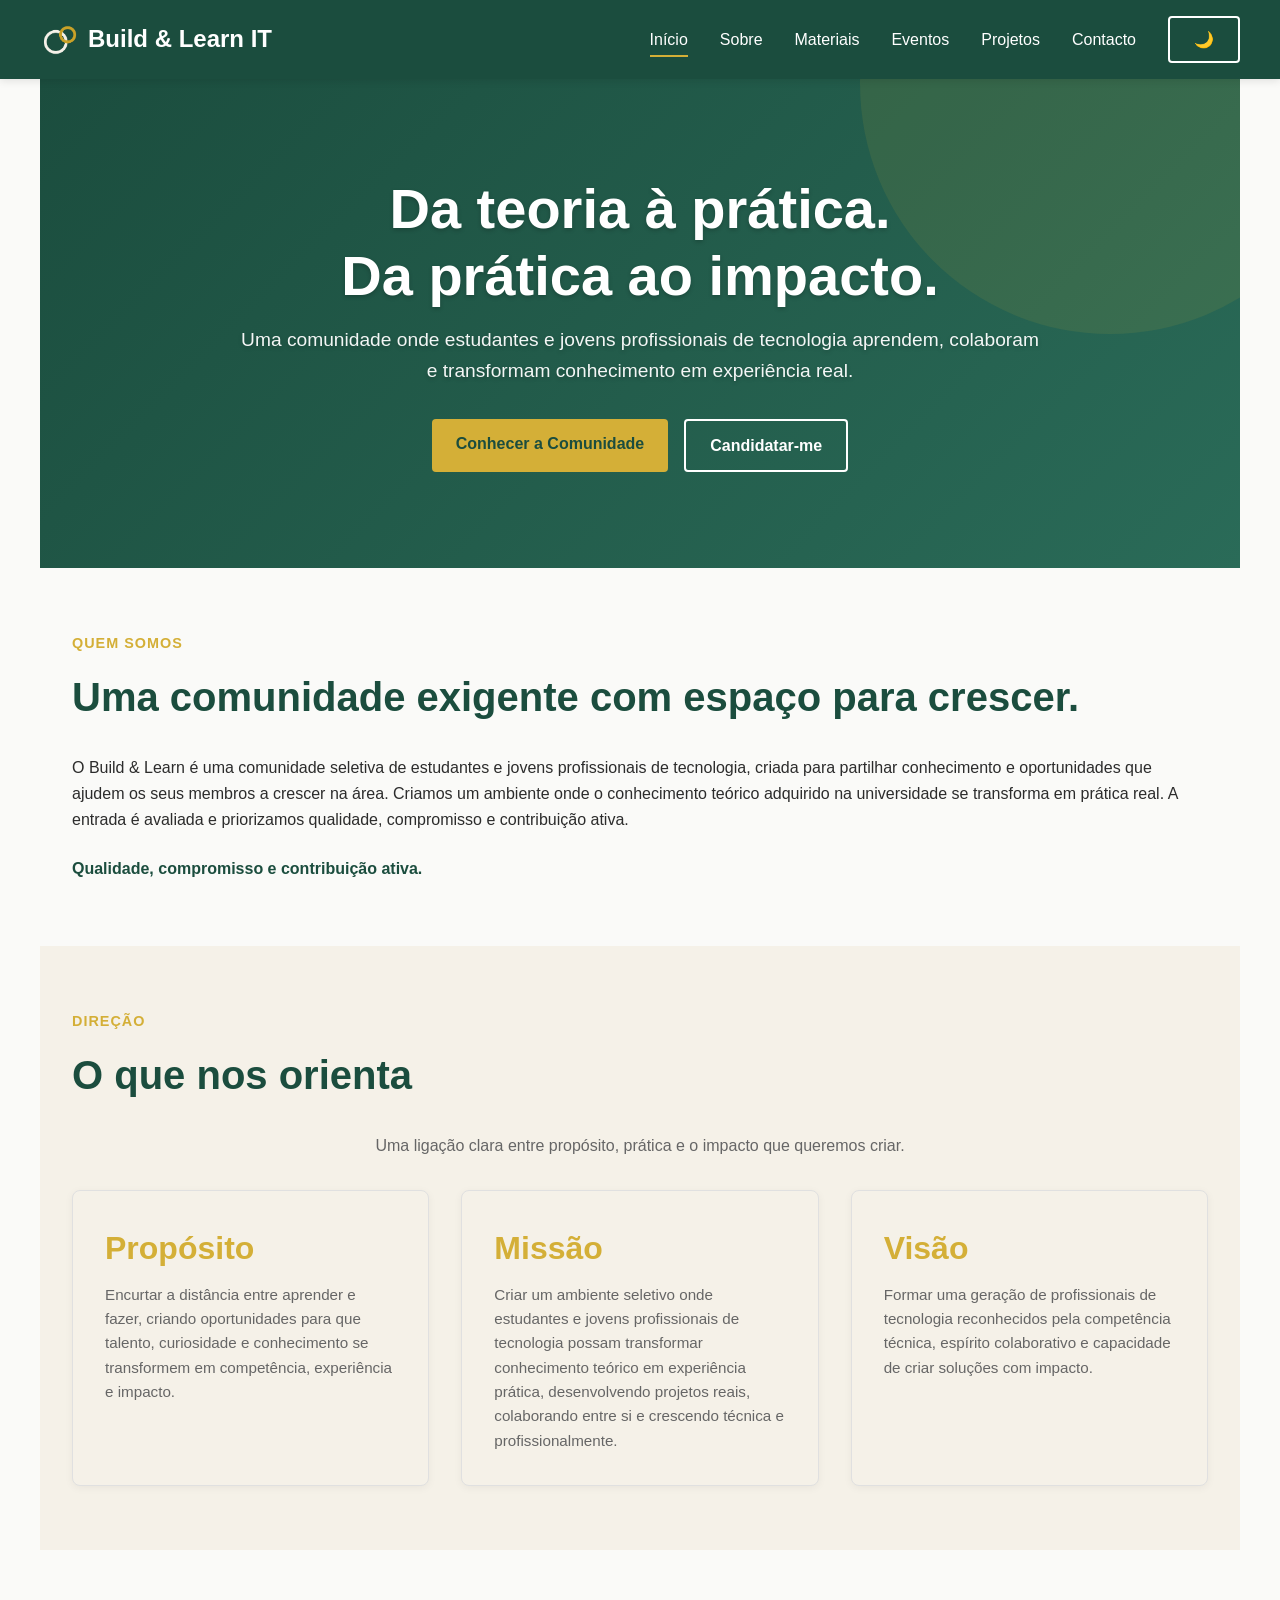
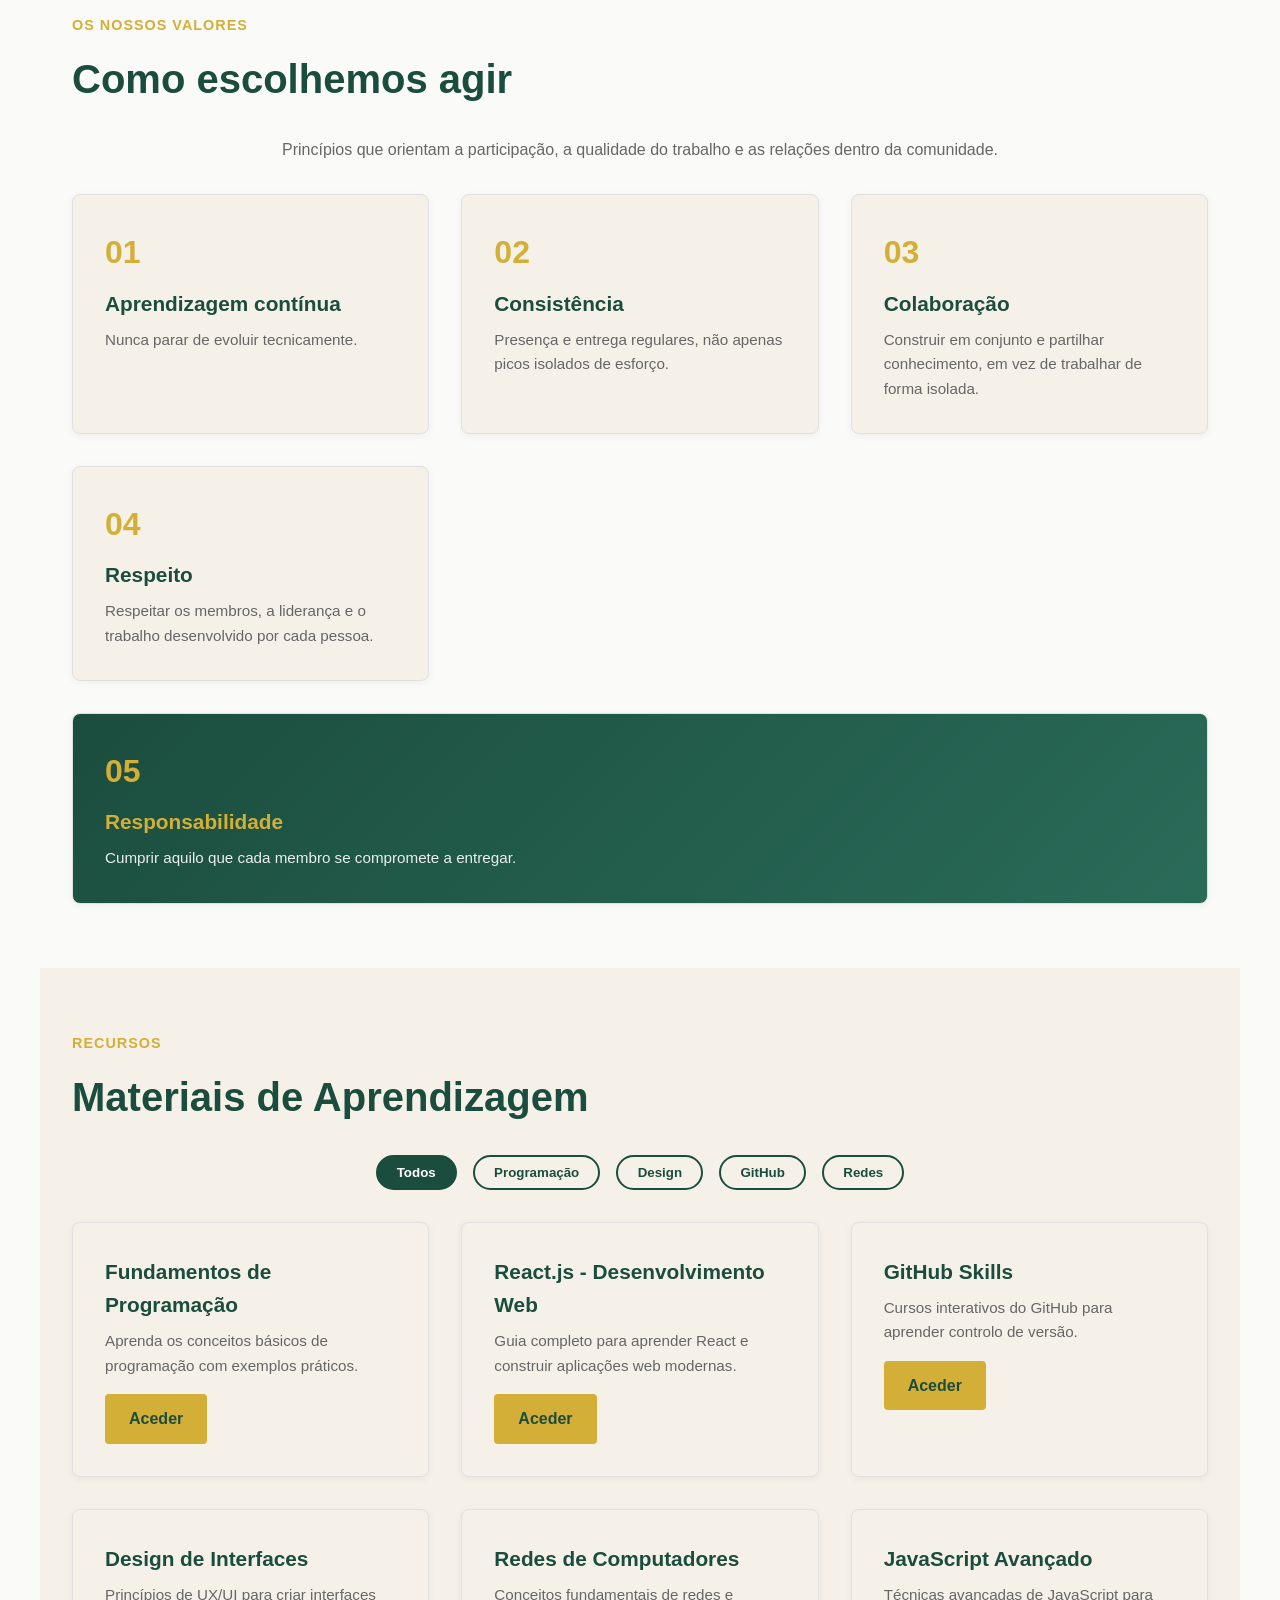
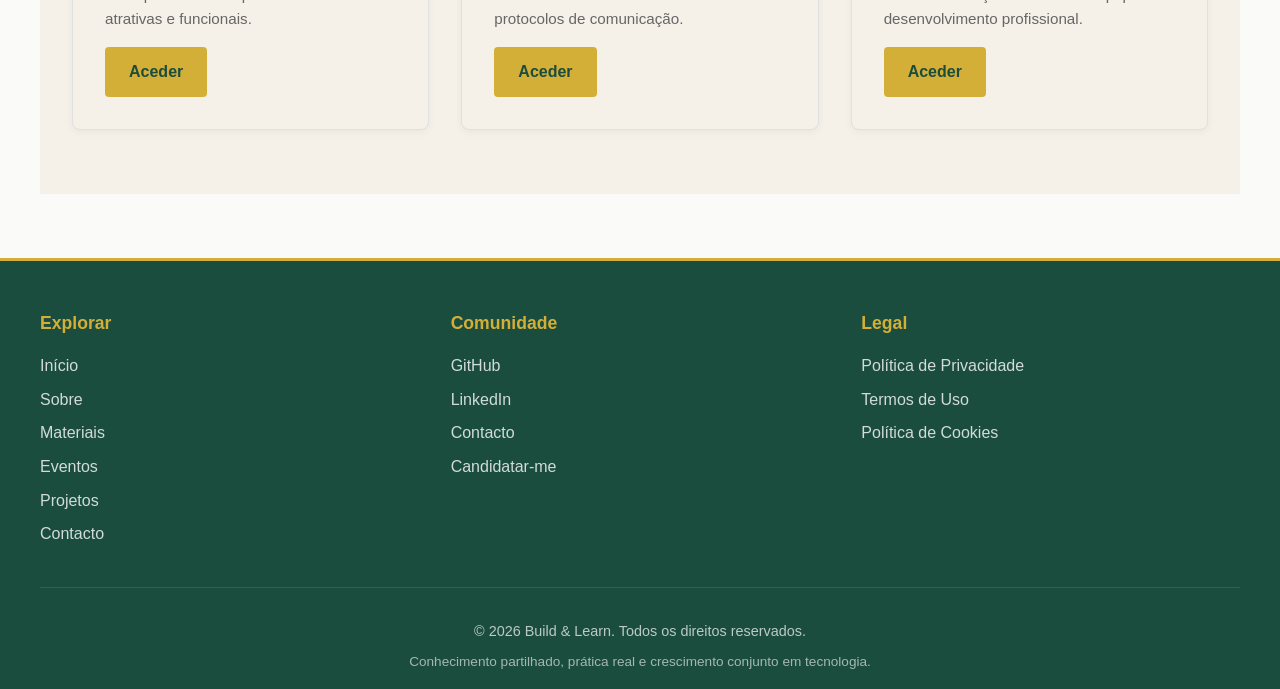
<file: index.html>
<!DOCTYPE html>
<html lang="pt-PT">
<head>
  <meta charset="UTF-8">
  <meta name="viewport" content="width=device-width, initial-scale=1.0">
  <meta name="description" content="Portal do Grupo de Tecnologias de Informação - Build & Learn">
  <meta name="theme-color" content="#1B4D3E">
  <title>Portal do Grupo de TI - Build & Learn</title>
  <link rel="stylesheet" href="estilo-portal.css">
  <link rel="icon" type="image/png" href="logo/logoreverso.png">
</head>
<body>
  <!-- HEADER -->
  <header>
    <div class="header-container">
      <a href="index.html" class="logo">
        <img src="logo/logoreverso.png" alt="Build & Learn Logo">
        <span>Build & Learn IT</span>
      </a>
      
      <button class="menu-toggle" aria-label="Abrir menu" aria-expanded="false">☰</button>
      
      <nav>
        <a href="index.html" class="ativo">Início</a>
        <a href="sobre.html">Sobre</a>
        <a href="Materiais.html">Materiais</a>
        <a href="Eventos.html">Eventos</a>
        <a href="Projectos.html">Projetos</a>
        <a href="Contacto.html">Contacto</a>
        <button id="botao-tema" class="btn btn-secundario" aria-label="Alternar tema">🌙</button>
      </nav>
    </div>
  </header>

  <!-- HERO SECTION -->
  <section class="hero">
    <div class="hero-content">
      <h1>Da teoria à prática.<br>Da prática ao impacto.</h1>
      <p>Uma comunidade onde estudantes e jovens profissionais de tecnologia aprendem, colaboram e transformam conhecimento em experiência real.</p>
      
      <div class="hero-buttons">
        <a href="#quem-somos" class="btn btn-primario">Conhecer a Comunidade</a>
        <a href="Contacto.html" class="btn btn-secundario">Candidatar-me</a>
      </div>
    </div>
  </section>

  <!-- QUEM SOMOS -->
  <section id="quem-somos">
    <div class="section-titulo">Quem Somos</div>
    <h2 class="section-heading">Uma comunidade exigente com espaço para crescer.</h2>
    
    <p>O Build & Learn é uma comunidade seletiva de estudantes e jovens profissionais de tecnologia, criada para partilhar conhecimento e oportunidades que ajudem os seus membros a crescer na área. Criamos um ambiente onde o conhecimento teórico adquirido na universidade se transforma em prática real. A entrada é avaliada e priorizamos qualidade, compromisso e contribuição ativa.</p>
    
    <p style="margin-top: 1.5rem; font-weight: 600; color: #1B4D3E;">Qualidade, compromisso e contribuição ativa.</p>
  </section>

  <!-- DIREÇÃO -->
  <section id="direcao" class="section-destaque">
    <div class="section-titulo">Direção</div>
    <h2 class="section-heading">O que nos orienta</h2>
    <p class="section-introducao">Uma ligação clara entre propósito, prática e o impacto que queremos criar.</p>
    
    <div class="cards-grid">
      <div class="card">
        <div class="card-numero">Propósito</div>
        <div class="card-descricao">Encurtar a distância entre aprender e fazer, criando oportunidades para que talento, curiosidade e conhecimento se transformem em competência, experiência e impacto.</div>
      </div>
      
      <div class="card">
        <div class="card-numero">Missão</div>
        <div class="card-descricao">Criar um ambiente seletivo onde estudantes e jovens profissionais de tecnologia possam transformar conhecimento teórico em experiência prática, desenvolvendo projetos reais, colaborando entre si e crescendo técnica e profissionalmente.</div>
      </div>
      
      <div class="card">
        <div class="card-numero">Visão</div>
        <div class="card-descricao">Formar uma geração de profissionais de tecnologia reconhecidos pela competência técnica, espírito colaborativo e capacidade de criar soluções com impacto.</div>
      </div>
    </div>
  </section>

  <!-- VALORES -->
  <section id="valores">
    <div class="section-titulo">Os Nossos Valores</div>
    <h2 class="section-heading">Como escolhemos agir</h2>
    <p class="section-introducao">Princípios que orientam a participação, a qualidade do trabalho e as relações dentro da comunidade.</p>
    
    <div class="cards-grid">
      <div class="card">
        <div class="card-numero">01</div>
        <div class="card-titulo">Aprendizagem contínua</div>
        <div class="card-descricao">Nunca parar de evoluir tecnicamente.</div>
      </div>
      
      <div class="card">
        <div class="card-numero">02</div>
        <div class="card-titulo">Consistência</div>
        <div class="card-descricao">Presença e entrega regulares, não apenas picos isolados de esforço.</div>
      </div>
      
      <div class="card">
        <div class="card-numero">03</div>
        <div class="card-titulo">Colaboração</div>
        <div class="card-descricao">Construir em conjunto e partilhar conhecimento, em vez de trabalhar de forma isolada.</div>
      </div>
      
      <div class="card">
        <div class="card-numero">04</div>
        <div class="card-titulo">Respeito</div>
        <div class="card-descricao">Respeitar os membros, a liderança e o trabalho desenvolvido por cada pessoa.</div>
      </div>
      
      <div class="card card-destaque">
        <div class="card-numero">05</div>
        <div class="card-titulo">Responsabilidade</div>
        <div class="card-descricao">Cumprir aquilo que cada membro se compromete a entregar.</div>
      </div>
    </div>
  </section>

  <!-- MATERIAIS E RECURSOS -->
  <section id="materiais" class="section-destaque">
    <div class="section-titulo">Recursos</div>
    <h2 class="section-heading">Materiais de Aprendizagem</h2>
    
    <div class="filtros">
      <button class="filtro-btn ativo" data-filtro="todos">Todos</button>
      <button class="filtro-btn" data-filtro="programacao">Programação</button>
      <button class="filtro-btn" data-filtro="design">Design</button>
      <button class="filtro-btn" data-filtro="github">GitHub</button>
      <button class="filtro-btn" data-filtro="redes">Redes</button>
    </div>
    
    <div class="cards-grid">
      <div class="card" data-categoria="programacao">
        <div class="card-titulo">Fundamentos de Programação</div>
        <div class="card-descricao">Aprenda os conceitos básicos de programação com exemplos práticos.</div>
        <a href="https://www.w3schools.com/python/" target="_blank" rel="noopener noreferrer" class="btn btn-primario" style="margin-top: 1rem; display: inline-block;">Aceder</a>
      </div>
      
      <div class="card" data-categoria="programacao">
        <div class="card-titulo">React.js - Desenvolvimento Web</div>
        <div class="card-descricao">Guia completo para aprender React e construir aplicações web modernas.</div>
        <a href="https://react.dev/" target="_blank" rel="noopener noreferrer" class="btn btn-primario" style="margin-top: 1rem; display: inline-block;">Aceder</a>
      </div>
      
      <div class="card" data-categoria="github">
        <div class="card-titulo">GitHub Skills</div>
        <div class="card-descricao">Cursos interativos do GitHub para aprender controlo de versão.</div>
        <a href="https://skills.github.com/" target="_blank" rel="noopener noreferrer" class="btn btn-primario" style="margin-top: 1rem; display: inline-block;">Aceder</a>
      </div>
      
      <div class="card" data-categoria="design">
        <div class="card-titulo">Design de Interfaces</div>
        <div class="card-descricao">Princípios de UX/UI para criar interfaces atrativas e funcionais.</div>
        <a href="https://www.figma.com/resources/learn-design/" target="_blank" rel="noopener noreferrer" class="btn btn-primario" style="margin-top: 1rem; display: inline-block;">Aceder</a>
      </div>
      
      <div class="card" data-categoria="redes">
        <div class="card-titulo">Redes de Computadores</div>
        <div class="card-descricao">Conceitos fundamentais de redes e protocolos de comunicação.</div>
        <a href="https://www.cisco.com/c/en/us/training-events/training-certifications/certifications/entry-level-certifications/ccna.html" target="_blank" rel="noopener noreferrer" class="btn btn-primario" style="margin-top: 1rem; display: inline-block;">Aceder</a>
      </div>
      
      <div class="card" data-categoria="programacao">
        <div class="card-titulo">JavaScript Avançado</div>
        <div class="card-descricao">Técnicas avançadas de JavaScript para desenvolvimento profissional.</div>
        <a href="https://developer.mozilla.org/en-US/docs/Web/JavaScript/Guide" target="_blank" rel="noopener noreferrer" class="btn btn-primario" style="margin-top: 1rem; display: inline-block;">Aceder</a>
      </div>
    </div>
  </section>

  <!-- FOOTER -->
  <footer>
    <div class="footer-container">
      <div class="footer-content">
        <div class="footer-secao">
          <h3>Explorar</h3>
          <a href="index.html">Início</a>
          <a href="sobre.html">Sobre</a>
          <a href="Materiais.html">Materiais</a>
          <a href="Eventos.html">Eventos</a>
          <a href="Projectos.html">Projetos</a>
          <a href="Contacto.html">Contacto</a>
        </div>
        
        <div class="footer-secao">
          <h3>Comunidade</h3>
          <a href="https://github.com/Build-Learn-TI" target="_blank" rel="noopener noreferrer">GitHub</a>
          <a href="https://www.linkedin.com/company/build-learn-it/" target="_blank" rel="noopener noreferrer">LinkedIn</a>
          <a href="Contacto.html">Contacto</a>
          <a href="Contacto.html">Candidatar-me</a>
        </div>
        
        <div class="footer-secao">
          <h3>Legal</h3>
          <a href="#privacidade">Política de Privacidade</a>
          <a href="#termos">Termos de Uso</a>
          <a href="#cookies">Política de Cookies</a>
        </div>
      </div>
      
      <div class="footer-bottom">
        <div class="footer-copyright">© 2026 Build & Learn. Todos os direitos reservados.</div>
        <div style="font-size: 0.85rem; color: rgba(255, 255, 255, 0.6);">
          Conhecimento partilhado, prática real e crescimento conjunto em tecnologia.
        </div>
      </div>
    </div>
  </footer>

  <script src="script.js"></script>
</body>
</html>
</file>
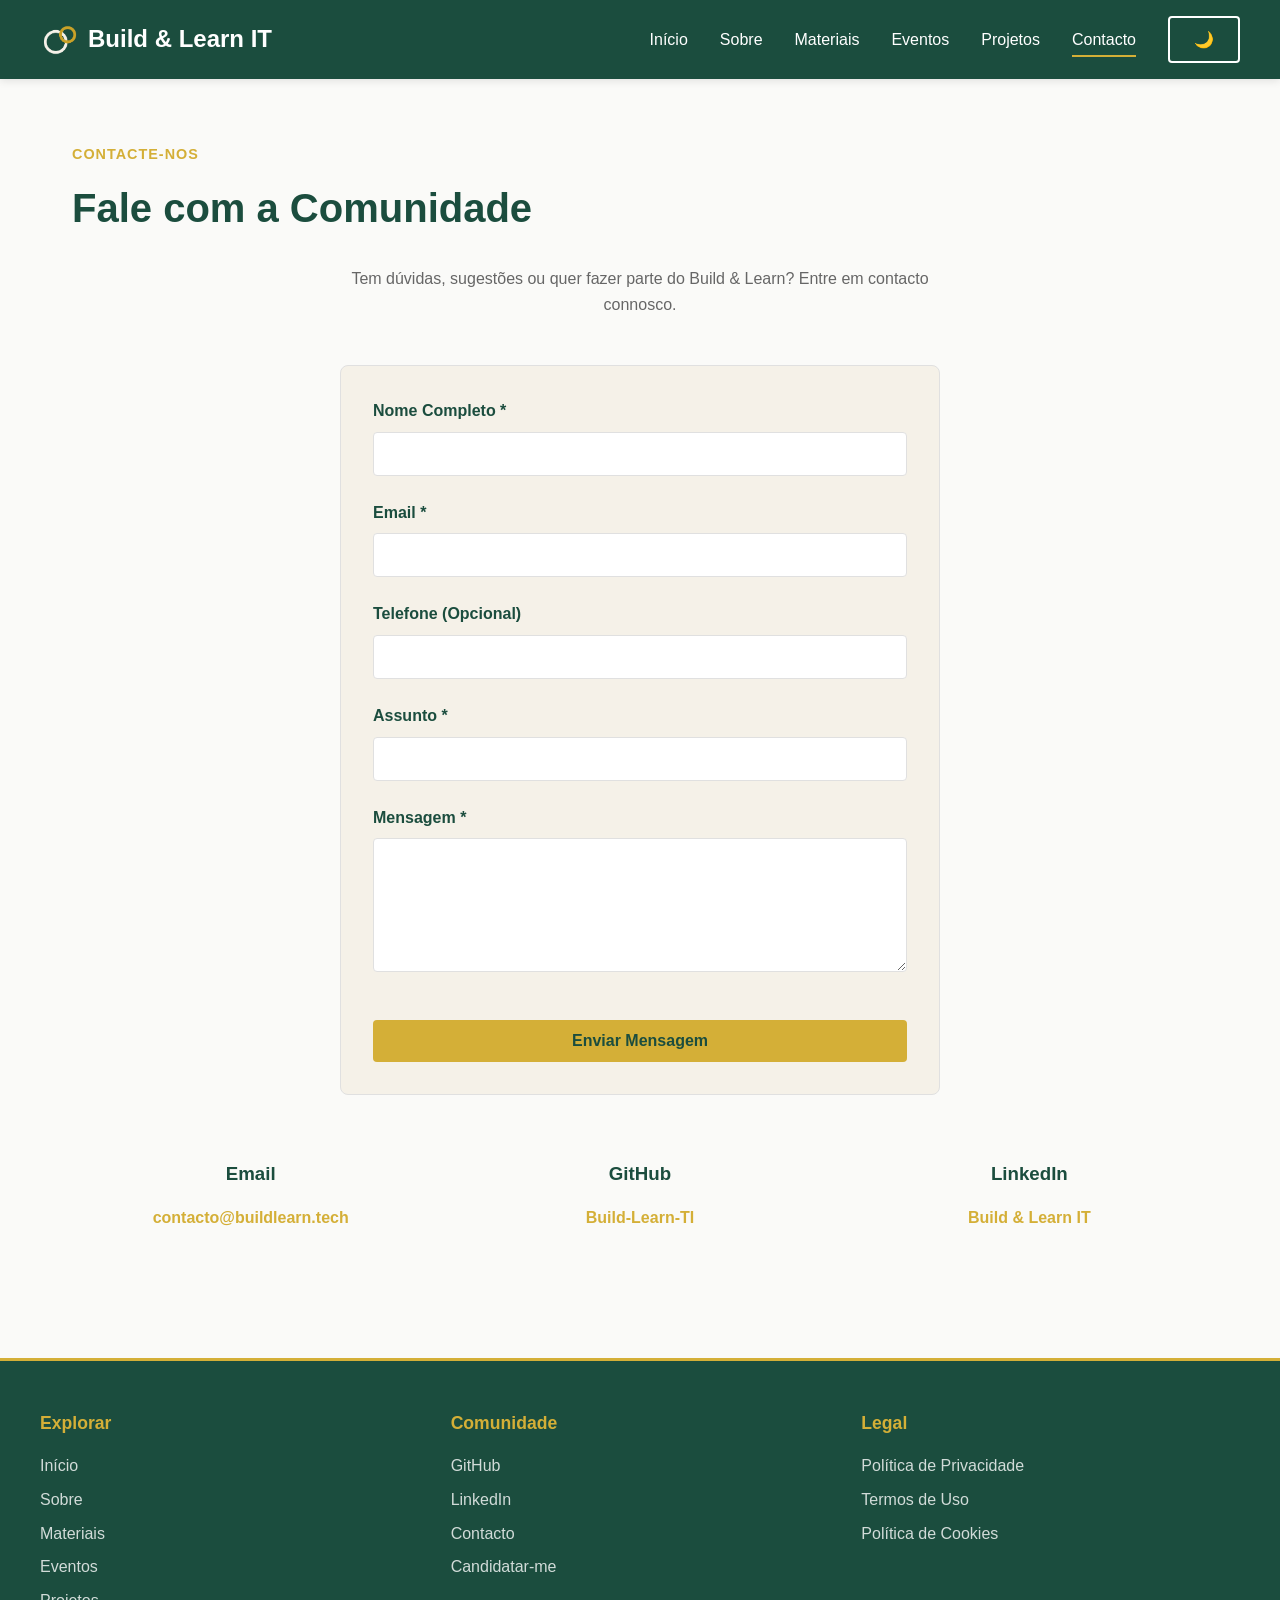
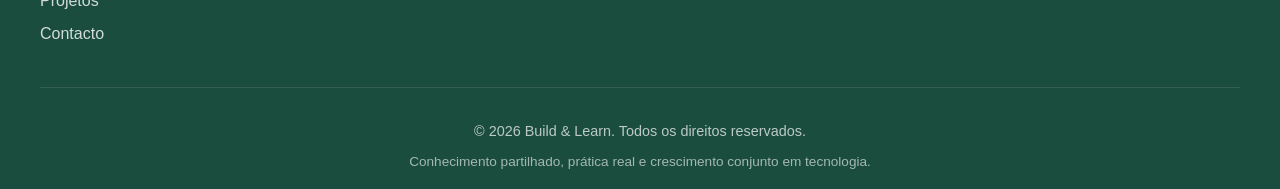
<file: Contacto.html>
<!DOCTYPE html>
<html lang="pt-PT">
<head>
  <meta charset="UTF-8">
  <meta name="viewport" content="width=device-width, initial-scale=1.0">
  <meta name="description" content="Contacte-nos - Build & Learn">
  <title>Contacto - Build & Learn IT</title>
  <link rel="stylesheet" href="estilo-portal.css">
  <link rel="icon" type="image/png" href="logo/logoreverso.png">
</head>
<body>
  <!-- HEADER -->
  <header>
    <div class="header-container">
      <a href="index.html" class="logo">
        <img src="logo/logoreverso.png" alt="Build & Learn Logo">
        <span>Build & Learn IT</span>
      </a>
      
      <button class="menu-toggle" aria-label="Abrir menu" aria-expanded="false">☰</button>
      
      <nav>
        <a href="index.html">Início</a>
        <a href="sobre.html">Sobre</a>
        <a href="Materiais.html">Materiais</a>
        <a href="Eventos.html">Eventos</a>
        <a href="Projectos.html">Projetos</a>
        <a href="Contacto.html" class="ativo">Contacto</a>
        <button id="botao-tema" class="btn btn-secundario" aria-label="Alternar tema">🌙</button>
      </nav>
    </div>
  </header>

  <!-- CONTACTO SECTION -->
  <section id="contacto">
    <div class="section-titulo">Contacte-nos</div>
    <h2 class="section-heading">Fale com a Comunidade</h2>
    <p style="text-align: center; margin-bottom: 3rem; color: #666; max-width: 600px; margin-left: auto; margin-right: auto;">
      Tem dúvidas, sugestões ou quer fazer parte do Build & Learn? Entre em contacto connosco.
    </p>

    <form class="formulario" novalidate>
      <!-- Honeypot (campo oculto para detectar bots) -->
      <input type="text" name="website" class="honeypot" tabindex="-1" autocomplete="off">

      <div class="form-grupo">
        <label for="nome">Nome Completo *</label>
        <input type="text" id="nome" name="nome" required aria-required="true" aria-describedby="erro-nome">
        <div class="mensagem-erro" id="erro-nome"></div>
      </div>

      <div class="form-grupo">
        <label for="email">Email *</label>
        <input type="email" id="email" name="email" required aria-required="true" aria-describedby="erro-email">
        <div class="mensagem-erro" id="erro-email"></div>
      </div>

      <div class="form-grupo">
        <label for="telefone">Telefone (Opcional)</label>
        <input type="tel" id="telefone" name="telefone">
      </div>

      <div class="form-grupo">
        <label for="assunto">Assunto *</label>
        <input type="text" id="assunto" name="assunto" required aria-required="true">
      </div>

      <div class="form-grupo">
        <label for="mensagem">Mensagem *</label>
        <textarea id="mensagem" name="mensagem" rows="6" required aria-required="true"></textarea>
      </div>

      <button type="submit" class="btn btn-primario" style="width: 100%; margin-top: 1rem;">Enviar Mensagem</button>
      
      <div class="mensagem-sucesso"></div>
    </form>

    <!-- Informações de Contacto -->
    <div style="margin-top: 4rem; display: grid; grid-template-columns: repeat(auto-fit, minmax(250px, 1fr)); gap: 2rem;">
      <div style="text-align: center;">
        <h3 style="color: #1B4D3E; margin-bottom: 1rem;">Email</h3>
        <a href="mailto:contacto@buildlearn.tech" style="color: #D4AF37; text-decoration: none; font-weight: 600;">contacto@buildlearn.tech</a>
      </div>
      
      <div style="text-align: center;">
        <h3 style="color: #1B4D3E; margin-bottom: 1rem;">GitHub</h3>
        <a href="https://github.com/Build-Learn-TI" target="_blank" rel="noopener noreferrer" style="color: #D4AF37; text-decoration: none; font-weight: 600;">Build-Learn-TI</a>
      </div>
      
      <div style="text-align: center;">
        <h3 style="color: #1B4D3E; margin-bottom: 1rem;">LinkedIn</h3>
        <a href="https://www.linkedin.com/company/build-learn-it/" target="_blank" rel="noopener noreferrer" style="color: #D4AF37; text-decoration: none; font-weight: 600;">Build & Learn IT</a>
      </div>
    </div>
  </section>

  <!-- FOOTER -->
  <footer>
    <div class="footer-container">
      <div class="footer-content">
        <div class="footer-secao">
          <h3>Explorar</h3>
          <a href="index.html">Início</a>
          <a href="sobre.html">Sobre</a>
          <a href="Materiais.html">Materiais</a>
          <a href="Eventos.html">Eventos</a>
          <a href="Projectos.html">Projetos</a>
          <a href="Contacto.html">Contacto</a>
        </div>
        
        <div class="footer-secao">
          <h3>Comunidade</h3>
          <a href="https://github.com/Build-Learn-TI" target="_blank" rel="noopener noreferrer">GitHub</a>
          <a href="https://www.linkedin.com/company/build-learn-it/" target="_blank" rel="noopener noreferrer">LinkedIn</a>
          <a href="Contacto.html">Contacto</a>
          <a href="Contacto.html">Candidatar-me</a>
        </div>
        
        <div class="footer-secao">
          <h3>Legal</h3>
          <a href="#privacidade">Política de Privacidade</a>
          <a href="#termos">Termos de Uso</a>
          <a href="#cookies">Política de Cookies</a>
        </div>
      </div>
      
      <div class="footer-bottom">
        <div class="footer-copyright">© 2026 Build & Learn. Todos os direitos reservados.</div>
        <div style="font-size: 0.85rem; color: rgba(255, 255, 255, 0.6);">
          Conhecimento partilhado, prática real e crescimento conjunto em tecnologia.
        </div>
      </div>
    </div>
  </footer>

  <script src="script.js"></script>
</body>
</html>
</file>
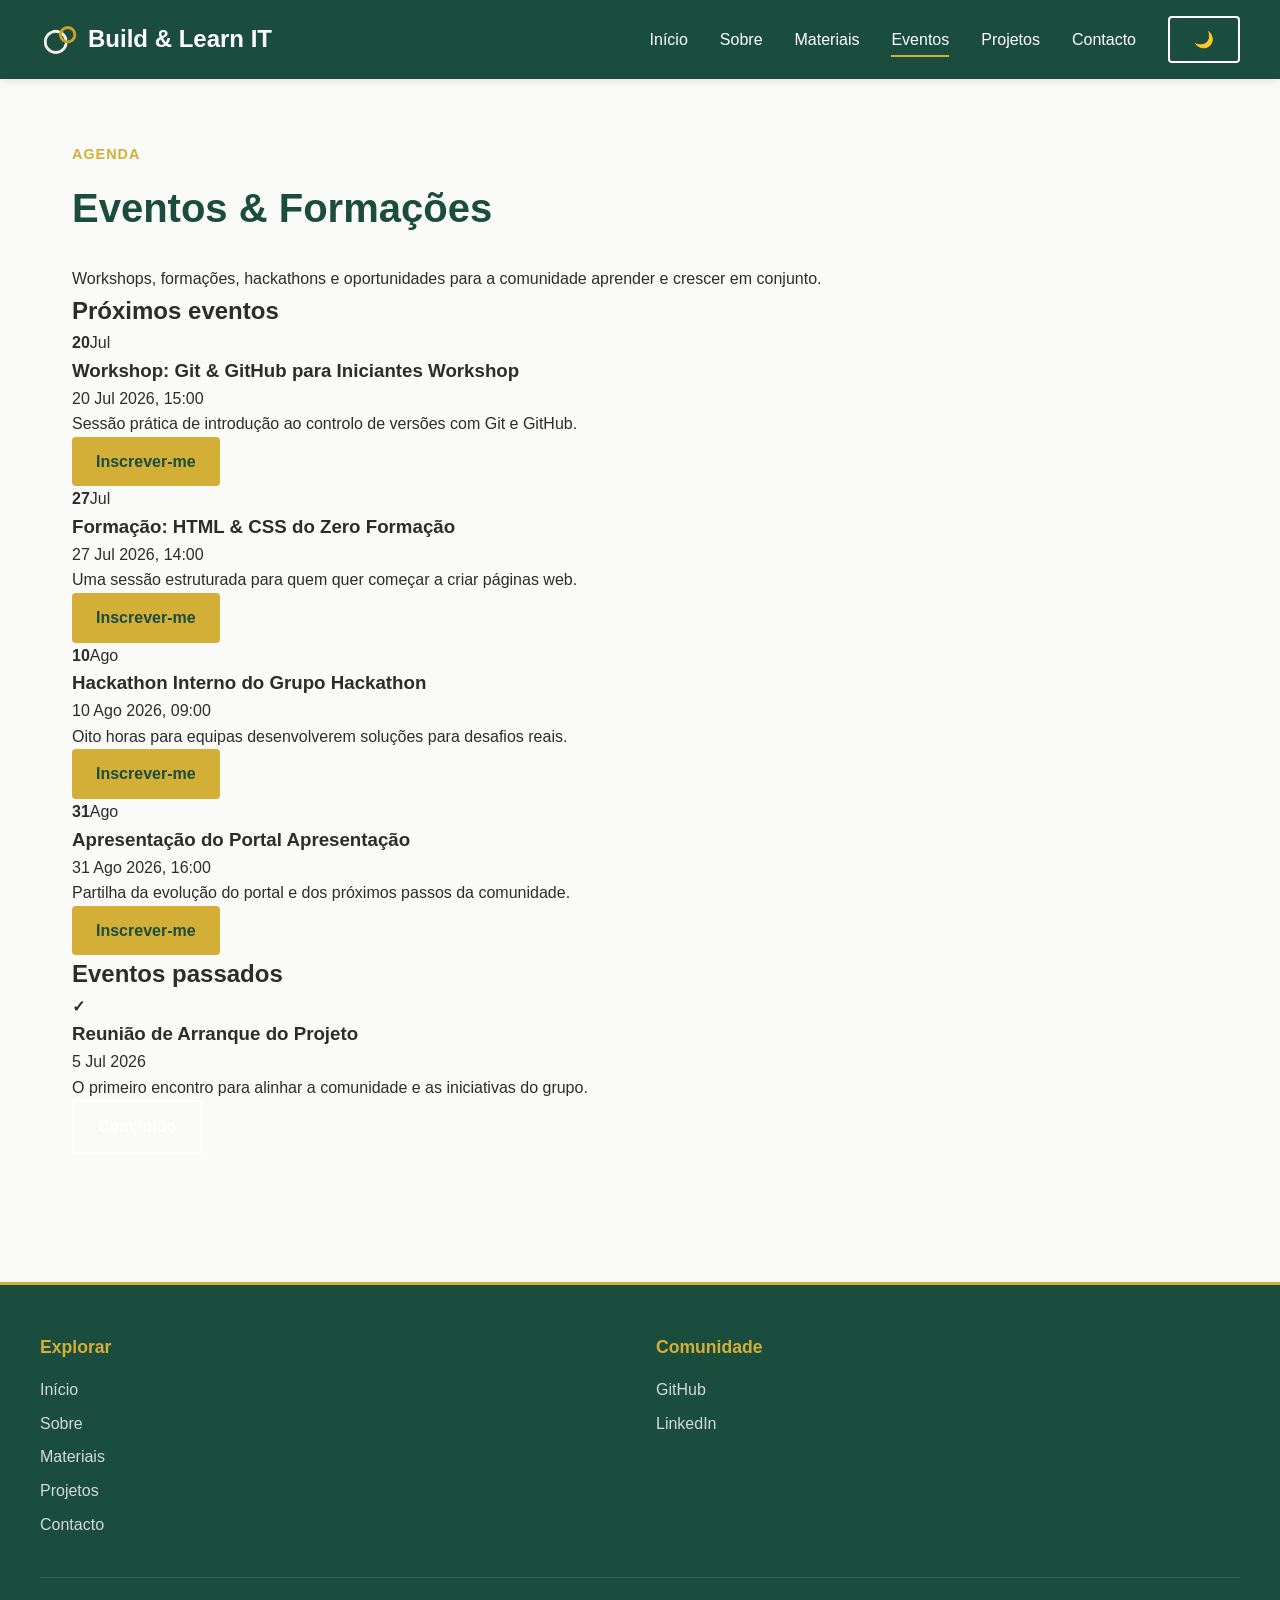
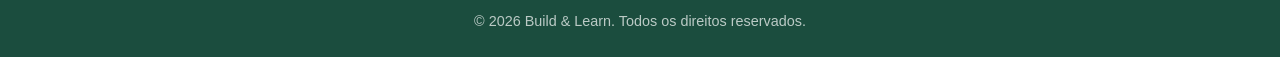
<file: Eventos.html>
<!DOCTYPE html>
<html lang="pt-PT">
<head>
  <meta charset="UTF-8">
  <meta name="viewport" content="width=device-width, initial-scale=1.0">
  <meta name="description" content="Agenda de eventos e formações da comunidade Build & Learn.">
  <title>Eventos — Build & Learn IT</title>
  <link rel="icon" type="image/png" href="logo/logoreverso.png">
  <link rel="stylesheet" href="estilo-portal.css">
</head>
<body>
  <header>
    <div class="header-container">
      <a href="index.html" class="logo"><img src="logo/logoreverso.png" alt="Build & Learn"><span>Build & Learn IT</span></a>
      <button class="menu-toggle" aria-label="Abrir menu" aria-expanded="false">☰</button>
      <nav>
        <a href="index.html">Início</a><a href="sobre.html">Sobre</a><a href="Materiais.html">Materiais</a><a href="Eventos.html" class="ativo">Eventos</a><a href="Projectos.html">Projetos</a><a href="Contacto.html">Contacto</a>
        <button id="botao-tema" class="btn btn-secundario" aria-label="Alternar tema">🌙</button>
      </nav>
    </div>
  </header>

  <main>
    <section>
      <div class="page-intro"><div class="section-titulo">Agenda</div><h1 class="section-heading">Eventos &amp; Formações</h1><p>Workshops, formações, hackathons e oportunidades para a comunidade aprender e crescer em conjunto.</p></div>
      <h2 class="subsection-title">Próximos eventos</h2>
      <div class="eventos-lista">
        <article class="evento-card"><div class="evento-data"><strong>20</strong><span>Jul</span></div><div><h3>Workshop: Git &amp; GitHub para Iniciantes <span class="evento-tipo">Workshop</span></h3><div class="evento-meta"><time datetime="2026-07-20T15:00">20 Jul 2026, 15:00</time></div><p>Sessão prática de introdução ao controlo de versões com Git e GitHub.</p></div><a class="btn btn-primario" href="Contacto.html">Inscrever-me</a></article>
        <article class="evento-card"><div class="evento-data"><strong>27</strong><span>Jul</span></div><div><h3>Formação: HTML &amp; CSS do Zero <span class="evento-tipo">Formação</span></h3><div class="evento-meta"><time datetime="2026-07-27T14:00">27 Jul 2026, 14:00</time></div><p>Uma sessão estruturada para quem quer começar a criar páginas web.</p></div><a class="btn btn-primario" href="Contacto.html">Inscrever-me</a></article>
        <article class="evento-card"><div class="evento-data"><strong>10</strong><span>Ago</span></div><div><h3>Hackathon Interno do Grupo <span class="evento-tipo">Hackathon</span></h3><div class="evento-meta"><time datetime="2026-08-10T09:00">10 Ago 2026, 09:00</time></div><p>Oito horas para equipas desenvolverem soluções para desafios reais.</p></div><a class="btn btn-primario" href="Contacto.html">Inscrever-me</a></article>
        <article class="evento-card"><div class="evento-data"><strong>31</strong><span>Ago</span></div><div><h3>Apresentação do Portal <span class="evento-tipo">Apresentação</span></h3><div class="evento-meta"><time datetime="2026-08-31T16:00">31 Ago 2026, 16:00</time></div><p>Partilha da evolução do portal e dos próximos passos da comunidade.</p></div><a class="btn btn-primario" href="Contacto.html">Inscrever-me</a></article>
      </div>
      <h2 class="subsection-title">Eventos passados</h2>
      <div class="eventos-lista"><article class="evento-card evento-passado"><div class="evento-data"><strong>✓</strong></div><div><h3>Reunião de Arranque do Projeto</h3><div class="evento-meta"><time datetime="2026-07-05">5 Jul 2026</time></div><p>O primeiro encontro para alinhar a comunidade e as iniciativas do grupo.</p></div><span class="btn btn-secundario" aria-label="Evento concluído">Concluído</span></article></div>
    </section>
  </main>

  <footer><div class="footer-container"><div class="footer-content"><div class="footer-secao"><h3>Explorar</h3><a href="index.html">Início</a><a href="sobre.html">Sobre</a><a href="Materiais.html">Materiais</a><a href="Projectos.html">Projetos</a><a href="Contacto.html">Contacto</a></div><div class="footer-secao"><h3>Comunidade</h3><a href="https://github.com/Build-Learn-TI" target="_blank" rel="noopener noreferrer">GitHub</a><a href="https://www.linkedin.com/company/build-learn-it/" target="_blank" rel="noopener noreferrer">LinkedIn</a></div></div><div class="footer-bottom"><div class="footer-copyright">© 2026 Build &amp; Learn. Todos os direitos reservados.</div></div></div></footer>
  <script src="script.js"></script>
</body>
</html>
</file>
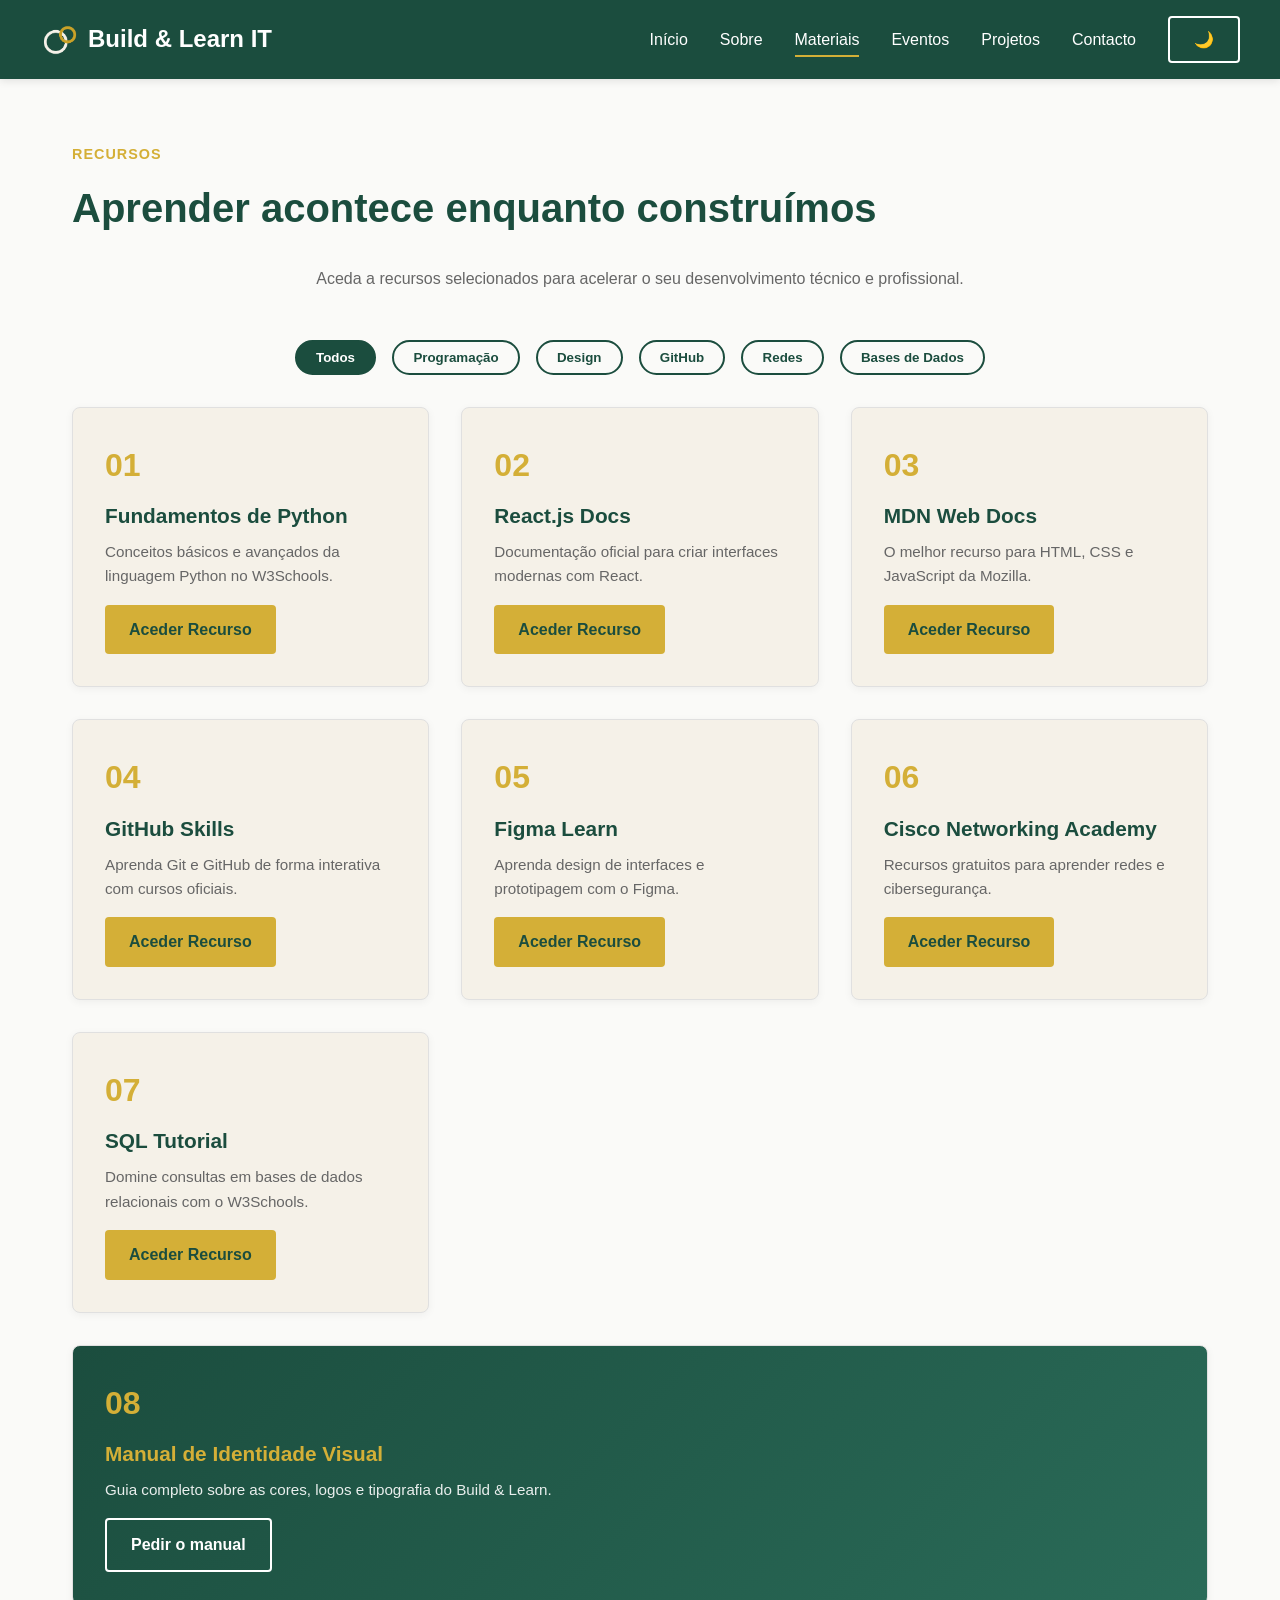
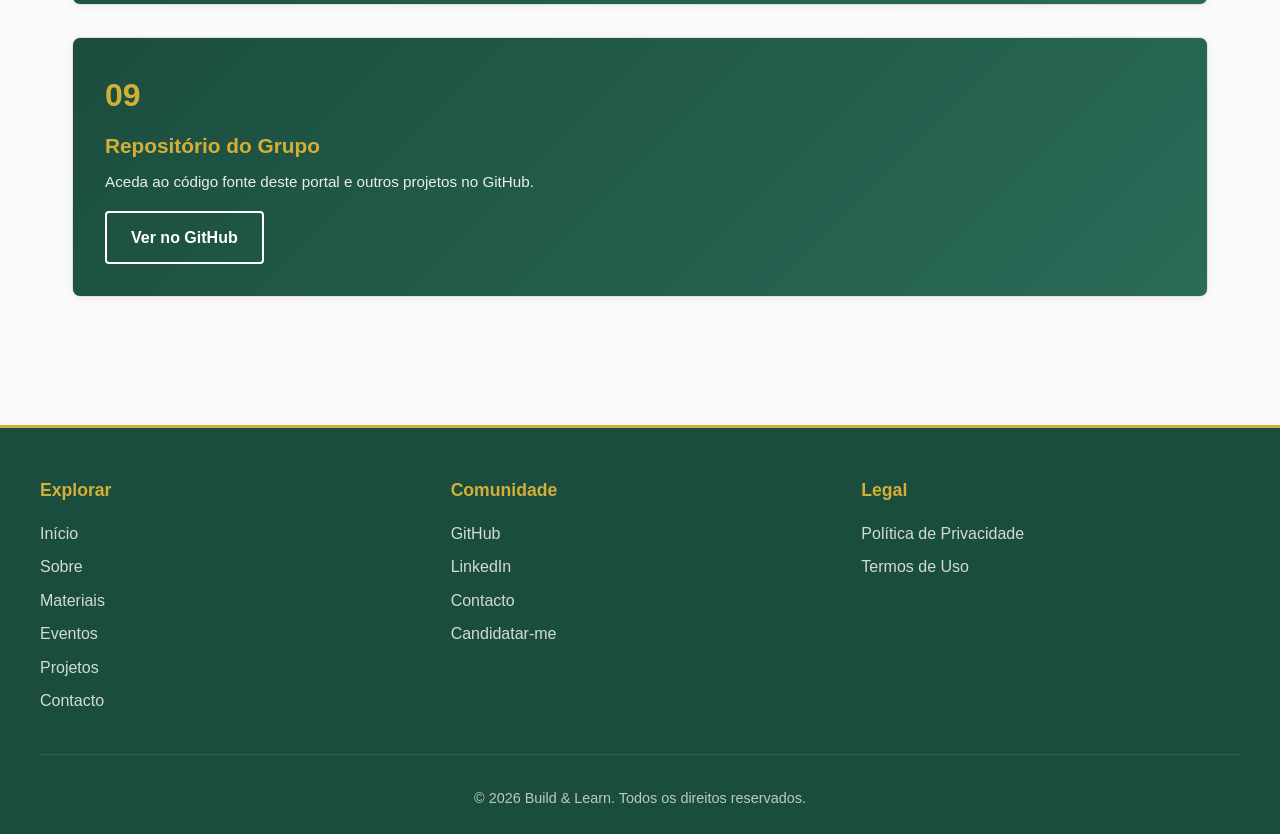
<file: Materiais.html>
<!DOCTYPE html>
<html lang="pt-PT">
<head>
  <meta charset="UTF-8">
  <meta name="viewport" content="width=device-width, initial-scale=1.0">
  <meta name="description" content="Materiais e Recursos - Build & Learn">
  <title>Materiais - Build & Learn IT</title>
  <link rel="stylesheet" href="estilo-portal.css">
  <link rel="icon" type="image/png" href="logo/logoreverso.png">
</head>
<body>
  <!-- HEADER -->
  <header>
    <div class="header-container">
      <a href="index.html" class="logo">
        <img src="logo/logoreverso.png" alt="Build & Learn Logo">
        <span>Build & Learn IT</span>
      </a>
      
      <button class="menu-toggle" aria-label="Abrir menu" aria-expanded="false">☰</button>
      
      <nav>
        <a href="index.html">Início</a>
        <a href="sobre.html">Sobre</a>
        <a href="Materiais.html" class="ativo">Materiais</a>
        <a href="Eventos.html">Eventos</a>
        <a href="Projectos.html">Projetos</a>
        <a href="Contacto.html">Contacto</a>
        <button id="botao-tema" class="btn btn-secundario" aria-label="Alternar tema">🌙</button>
      </nav>
    </div>
  </header>

  <!-- MATERIAIS SECTION -->
  <section id="materiais">
    <div class="section-titulo">Recursos</div>
    <h2 class="section-heading">Aprender acontece enquanto construímos</h2>
    <p class="section-introducao" style="margin-bottom: 3rem; max-width: 700px; margin-left: auto; margin-right: auto;">
      Aceda a recursos selecionados para acelerar o seu desenvolvimento técnico e profissional.
    </p>
    
    <div class="filtros">
      <button class="filtro-btn ativo" data-filtro="todos">Todos</button>
      <button class="filtro-btn" data-filtro="programacao">Programação</button>
      <button class="filtro-btn" data-filtro="design">Design</button>
      <button class="filtro-btn" data-filtro="github">GitHub</button>
      <button class="filtro-btn" data-filtro="redes">Redes</button>
      <button class="filtro-btn" data-filtro="dados">Bases de Dados</button>
    </div>
    
    <div class="cards-grid">
      <!-- PROGRAMAÇÃO -->
      <div class="card" data-categoria="programacao">
        <div class="card-numero">01</div>
        <div class="card-titulo">Fundamentos de Python</div>
        <div class="card-descricao">Conceitos básicos e avançados da linguagem Python no W3Schools.</div>
        <a href="https://www.w3schools.com/python/" target="_blank" rel="noopener noreferrer" class="btn btn-primario" style="margin-top: 1rem; display: inline-block;">Aceder Recurso</a>
      </div>
      
      <div class="card" data-categoria="programacao">
        <div class="card-numero">02</div>
        <div class="card-titulo">React.js Docs</div>
        <div class="card-descricao">Documentação oficial para criar interfaces modernas com React.</div>
        <a href="https://react.dev/" target="_blank" rel="noopener noreferrer" class="btn btn-primario" style="margin-top: 1rem; display: inline-block;">Aceder Recurso</a>
      </div>
      
      <div class="card" data-categoria="programacao">
        <div class="card-numero">03</div>
        <div class="card-titulo">MDN Web Docs</div>
        <div class="card-descricao">O melhor recurso para HTML, CSS e JavaScript da Mozilla.</div>
        <a href="https://developer.mozilla.org/" target="_blank" rel="noopener noreferrer" class="btn btn-primario" style="margin-top: 1rem; display: inline-block;">Aceder Recurso</a>
      </div>

      <!-- GITHUB -->
      <div class="card" data-categoria="github">
        <div class="card-numero">04</div>
        <div class="card-titulo">GitHub Skills</div>
        <div class="card-descricao">Aprenda Git e GitHub de forma interativa com cursos oficiais.</div>
        <a href="https://skills.github.com/" target="_blank" rel="noopener noreferrer" class="btn btn-primario" style="margin-top: 1rem; display: inline-block;">Aceder Recurso</a>
      </div>

      <!-- DESIGN -->
      <div class="card" data-categoria="design">
        <div class="card-numero">05</div>
        <div class="card-titulo">Figma Learn</div>
        <div class="card-descricao">Aprenda design de interfaces e prototipagem com o Figma.</div>
        <a href="https://help.figma.com/hc/en-us/categories/360002051613-Learn-Design" target="_blank" rel="noopener noreferrer" class="btn btn-primario" style="margin-top: 1rem; display: inline-block;">Aceder Recurso</a>
      </div>

      <!-- REDES -->
      <div class="card" data-categoria="redes">
        <div class="card-numero">06</div>
        <div class="card-titulo">Cisco Networking Academy</div>
        <div class="card-descricao">Recursos gratuitos para aprender redes e cibersegurança.</div>
        <a href="https://www.netacad.com/" target="_blank" rel="noopener noreferrer" class="btn btn-primario" style="margin-top: 1rem; display: inline-block;">Aceder Recurso</a>
      </div>

      <!-- DADOS -->
      <div class="card" data-categoria="dados">
        <div class="card-numero">07</div>
        <div class="card-titulo">SQL Tutorial</div>
        <div class="card-descricao">Domine consultas em bases de dados relacionais com o W3Schools.</div>
        <a href="https://www.w3schools.com/sql/" target="_blank" rel="noopener noreferrer" class="btn btn-primario" style="margin-top: 1rem; display: inline-block;">Aceder Recurso</a>
      </div>

      <!-- DOCUMENTAÇÃO GRUPO -->
      <div class="card card-destaque">
        <div class="card-numero">08</div>
        <div class="card-titulo">Manual de Identidade Visual</div>
        <div class="card-descricao">Guia completo sobre as cores, logos e tipografia do Build & Learn.</div>
        <a href="Contacto.html" class="btn btn-secundario" style="margin-top: 1rem; display: inline-block;">Pedir o manual</a>
      </div>

      <div class="card card-destaque">
        <div class="card-numero">09</div>
        <div class="card-titulo">Repositório do Grupo</div>
        <div class="card-descricao">Aceda ao código fonte deste portal e outros projetos no GitHub.</div>
        <a href="https://github.com/Build-Learn-TI" target="_blank" rel="noopener noreferrer" class="btn btn-secundario" style="margin-top: 1rem; display: inline-block;">Ver no GitHub</a>
      </div>
    </div>
  </section>

  <!-- FOOTER -->
  <footer>
    <div class="footer-container">
      <div class="footer-content">
        <div class="footer-secao">
          <h3>Explorar</h3>
          <a href="index.html">Início</a>
          <a href="sobre.html">Sobre</a>
          <a href="Materiais.html">Materiais</a>
          <a href="Eventos.html">Eventos</a>
          <a href="Projectos.html">Projetos</a>
          <a href="Contacto.html">Contacto</a>
        </div>
        
        <div class="footer-secao">
          <h3>Comunidade</h3>
          <a href="https://github.com/Build-Learn-TI" target="_blank" rel="noopener noreferrer">GitHub</a>
          <a href="https://www.linkedin.com/company/build-learn-it/" target="_blank" rel="noopener noreferrer">LinkedIn</a>
          <a href="Contacto.html">Contacto</a>
          <a href="Contacto.html">Candidatar-me</a>
        </div>
        
        <div class="footer-secao">
          <h3>Legal</h3>
          <a href="#privacidade">Política de Privacidade</a>
          <a href="#termos">Termos de Uso</a>
        </div>
      </div>
      
      <div class="footer-bottom">
        <div class="footer-copyright">© 2026 Build & Learn. Todos os direitos reservados.</div>
      </div>
    </div>
  </footer>

  <script src="script.js"></script>
</body>
</html>
</file>
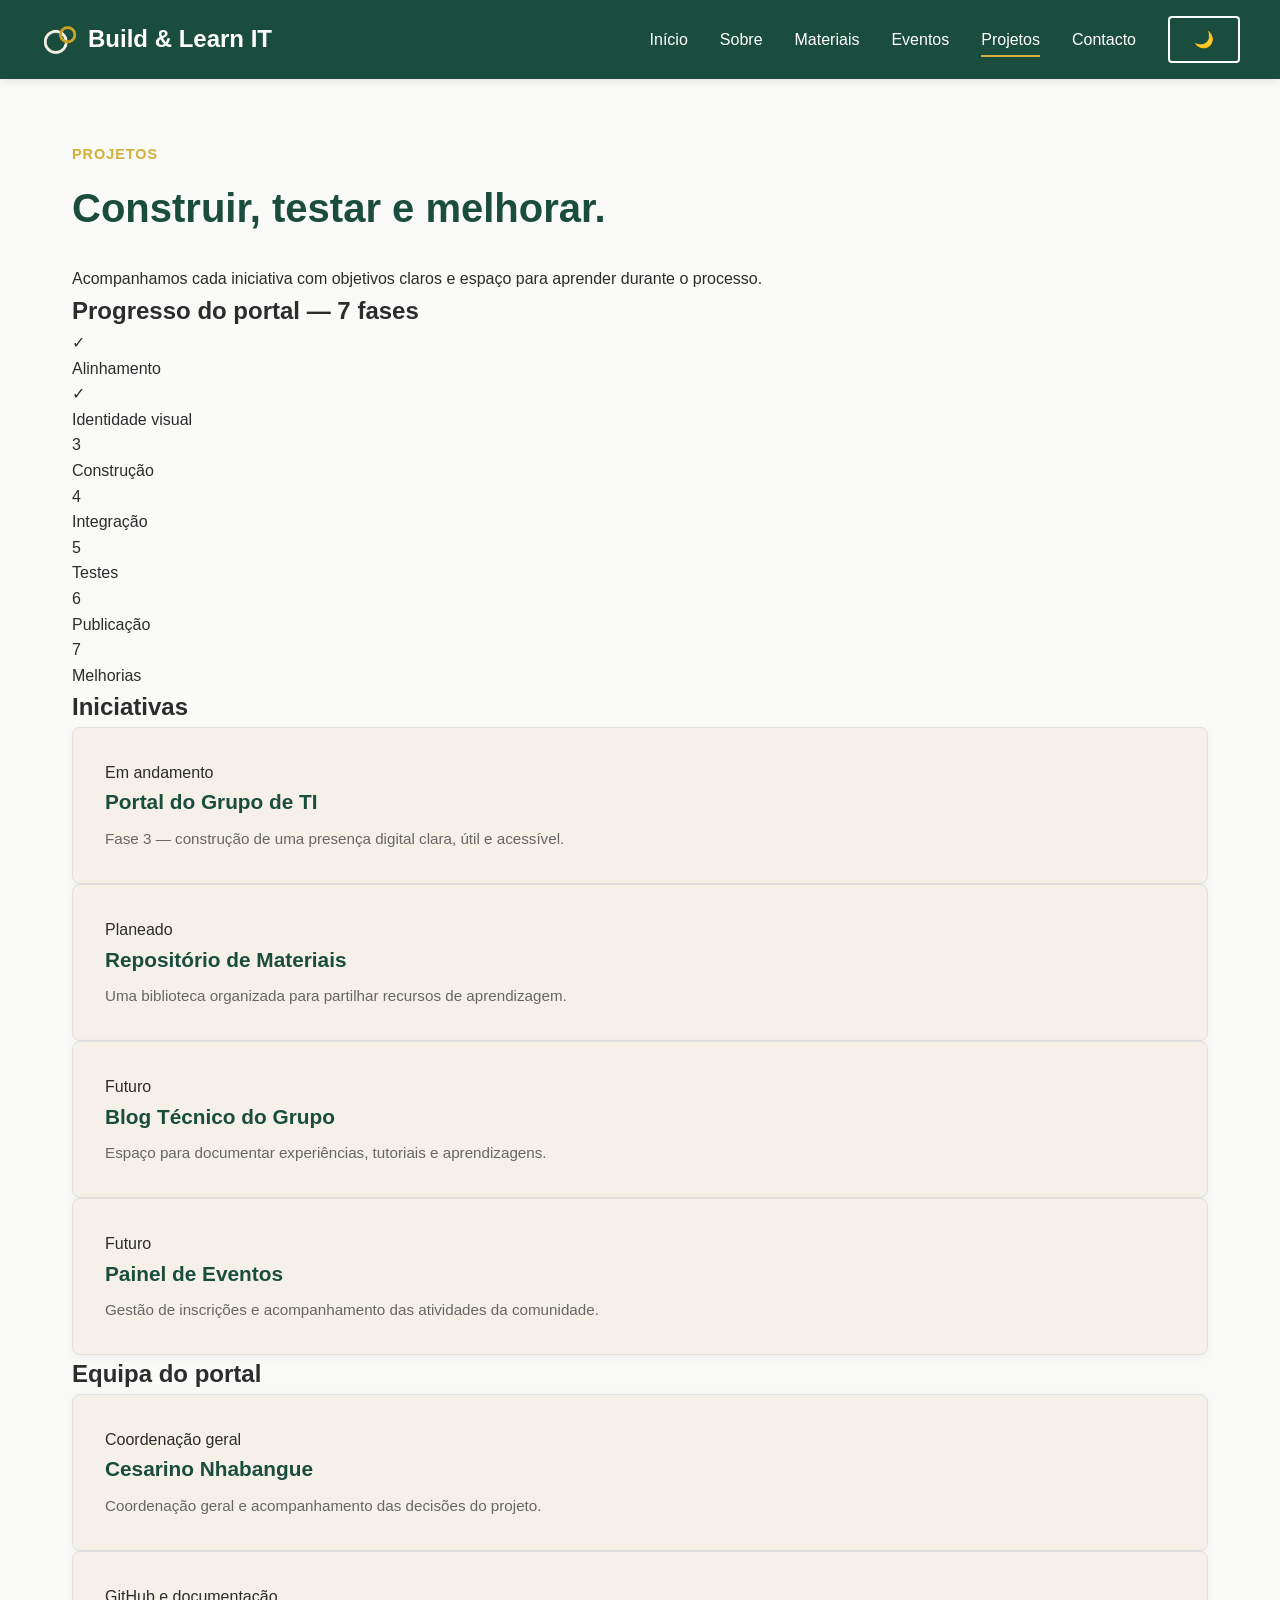
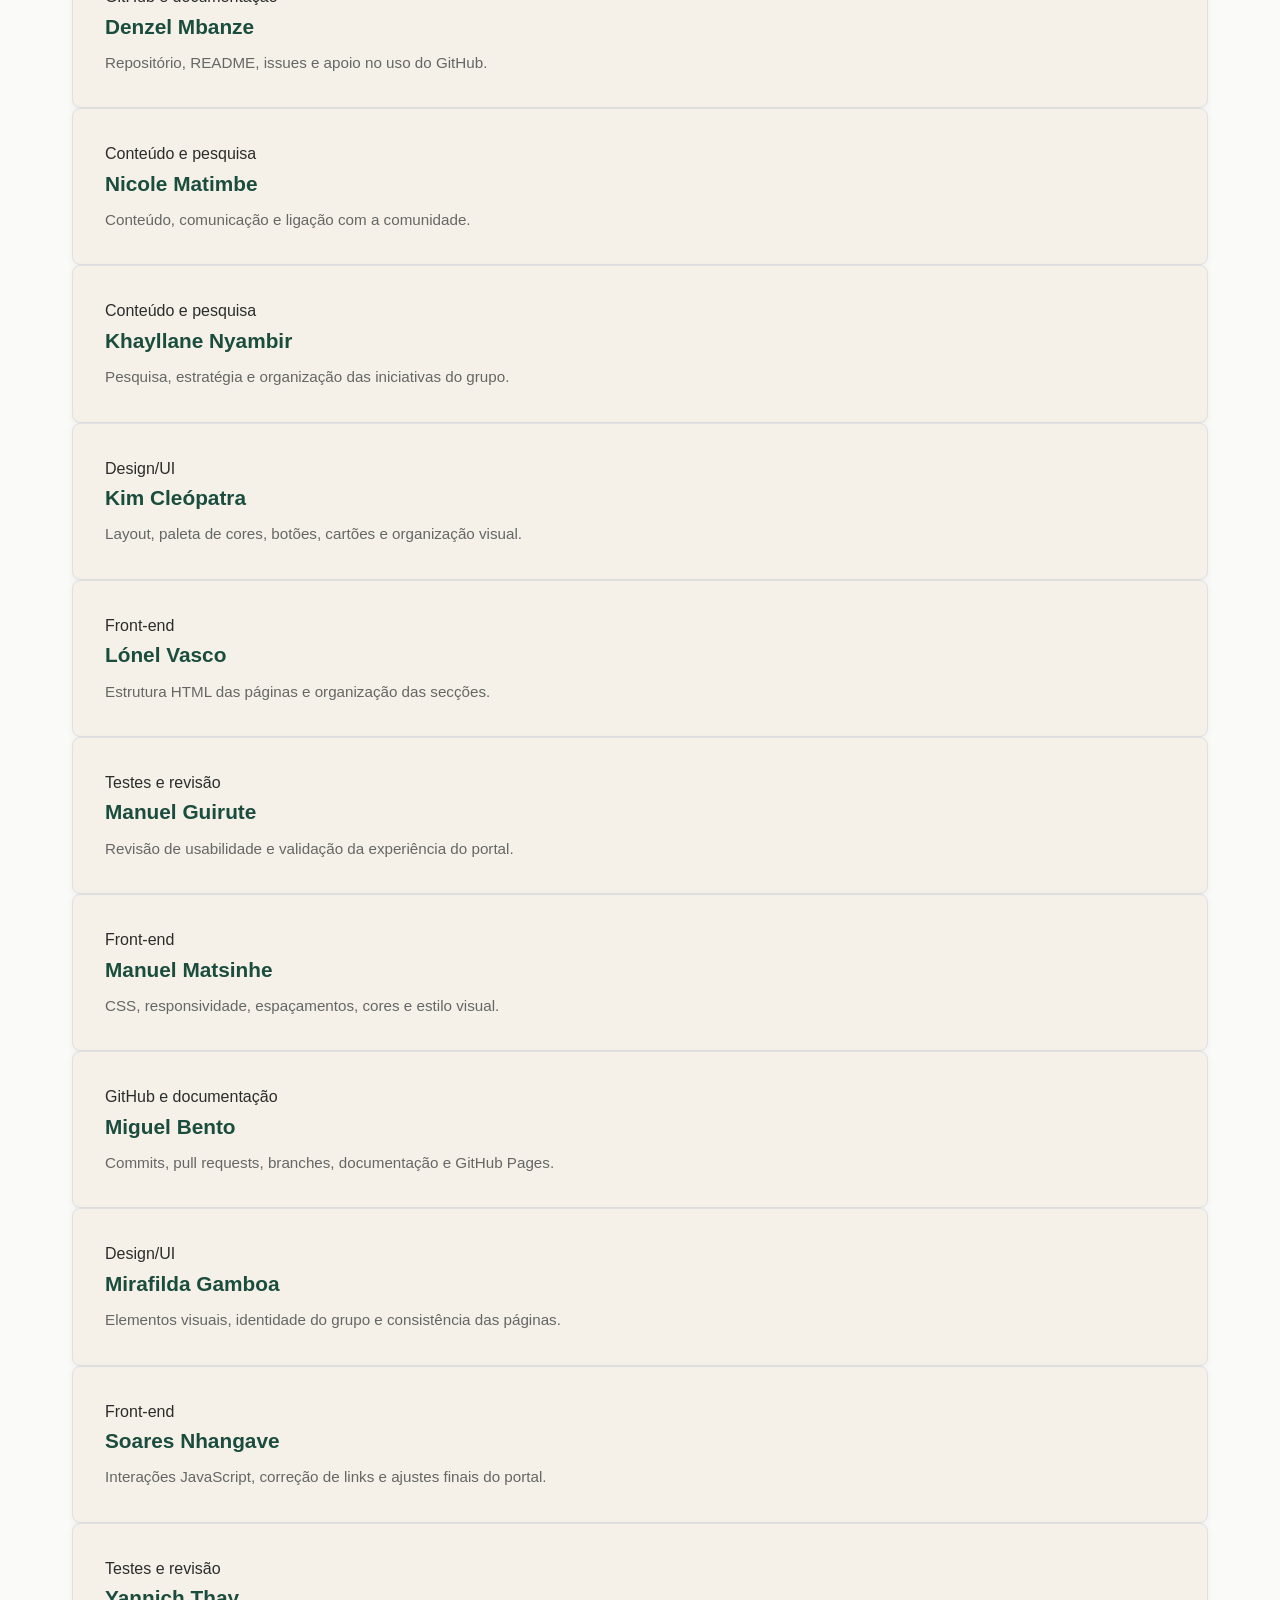
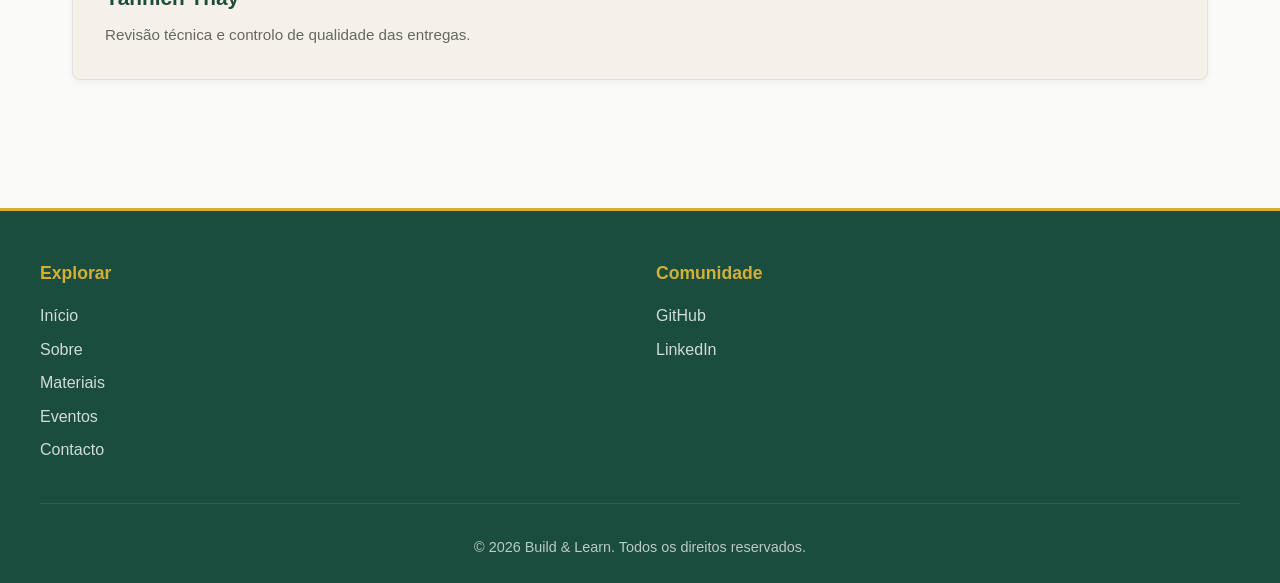
<file: Projectos.html>
<!DOCTYPE html>
<html lang="pt-PT">
<head>
  <meta charset="UTF-8">
  <meta name="viewport" content="width=device-width, initial-scale=1.0">
  <meta name="description" content="Projetos e progresso do Build & Learn IT.">
  <title>Projetos — Build & Learn IT</title>
  <link rel="icon" type="image/png" href="logo/logoreverso.png">
  <link rel="stylesheet" href="estilo-portal.css">
</head>
<body>
  <header><div class="header-container"><a href="index.html" class="logo"><img src="logo/logoreverso.png" alt="Build & Learn"><span>Build & Learn IT</span></a><button class="menu-toggle" aria-label="Abrir menu" aria-expanded="false">☰</button><nav><a href="index.html">Início</a><a href="sobre.html">Sobre</a><a href="Materiais.html">Materiais</a><a href="Eventos.html">Eventos</a><a href="Projectos.html" class="ativo">Projetos</a><a href="Contacto.html">Contacto</a><button id="botao-tema" class="btn btn-secundario" aria-label="Alternar tema">🌙</button></nav></div></header>
  <main><section>
    <div class="page-intro"><div class="section-titulo">Projetos</div><h1 class="section-heading">Construir, testar e melhorar.</h1><p>Acompanhamos cada iniciativa com objetivos claros e espaço para aprender durante o processo.</p></div>
    <h2 class="subsection-title">Progresso do portal — 7 fases</h2>
    <div class="progresso" aria-label="Progresso do portal"><div class="etapa concluida"><div class="etapa-indicador">✓</div>Alinhamento</div><div class="etapa concluida"><div class="etapa-indicador">✓</div>Identidade visual</div><div class="etapa atual"><div class="etapa-indicador">3</div>Construção</div><div class="etapa"><div class="etapa-indicador">4</div>Integração</div><div class="etapa"><div class="etapa-indicador">5</div>Testes</div><div class="etapa"><div class="etapa-indicador">6</div>Publicação</div><div class="etapa"><div class="etapa-indicador">7</div>Melhorias</div></div>
    <h2 class="subsection-title">Iniciativas</h2>
    <div class="projectos-grid"><article class="card projecto-card"><span class="estado estado-andamento">Em andamento</span><h3 class="card-titulo">Portal do Grupo de TI</h3><p class="card-descricao">Fase 3 — construção de uma presença digital clara, útil e acessível.</p></article><article class="card projecto-card"><span class="estado estado-planeado">Planeado</span><h3 class="card-titulo">Repositório de Materiais</h3><p class="card-descricao">Uma biblioteca organizada para partilhar recursos de aprendizagem.</p></article><article class="card projecto-card"><span class="estado estado-futuro">Futuro</span><h3 class="card-titulo">Blog Técnico do Grupo</h3><p class="card-descricao">Espaço para documentar experiências, tutoriais e aprendizagens.</p></article><article class="card projecto-card"><span class="estado estado-futuro">Futuro</span><h3 class="card-titulo">Painel de Eventos</h3><p class="card-descricao">Gestão de inscrições e acompanhamento das atividades da comunidade.</p></article></div>
    <h2 class="subsection-title">Equipa do portal</h2>
    <div class="membros-grid">
      <article class="card membro-card"><span class="funcao-membro">Coordenação geral</span><h3 class="card-titulo">Cesarino Nhabangue</h3><p class="card-descricao">Coordenação geral e acompanhamento das decisões do projeto.</p></article>
      <article class="card membro-card"><span class="funcao-membro">GitHub e documentação</span><h3 class="card-titulo">Denzel Mbanze</h3><p class="card-descricao">Repositório, README, issues e apoio no uso do GitHub.</p></article>
      <article class="card membro-card"><span class="funcao-membro">Conteúdo e pesquisa</span><h3 class="card-titulo">Nicole Matimbe</h3><p class="card-descricao">Conteúdo, comunicação e ligação com a comunidade.</p></article>
      <article class="card membro-card"><span class="funcao-membro">Conteúdo e pesquisa</span><h3 class="card-titulo">Khayllane Nyambir</h3><p class="card-descricao">Pesquisa, estratégia e organização das iniciativas do grupo.</p></article>
      <article class="card membro-card"><span class="funcao-membro">Design/UI</span><h3 class="card-titulo">Kim Cleópatra</h3><p class="card-descricao">Layout, paleta de cores, botões, cartões e organização visual.</p></article>
      <article class="card membro-card"><span class="funcao-membro">Front-end</span><h3 class="card-titulo">Lónel Vasco</h3><p class="card-descricao">Estrutura HTML das páginas e organização das secções.</p></article>
      <article class="card membro-card"><span class="funcao-membro">Testes e revisão</span><h3 class="card-titulo">Manuel Guirute</h3><p class="card-descricao">Revisão de usabilidade e validação da experiência do portal.</p></article>
      <article class="card membro-card"><span class="funcao-membro">Front-end</span><h3 class="card-titulo">Manuel Matsinhe</h3><p class="card-descricao">CSS, responsividade, espaçamentos, cores e estilo visual.</p></article>
      <article class="card membro-card"><span class="funcao-membro">GitHub e documentação</span><h3 class="card-titulo">Miguel Bento</h3><p class="card-descricao">Commits, pull requests, branches, documentação e GitHub Pages.</p></article>
      <article class="card membro-card"><span class="funcao-membro">Design/UI</span><h3 class="card-titulo">Mirafilda Gamboa</h3><p class="card-descricao">Elementos visuais, identidade do grupo e consistência das páginas.</p></article>
      <article class="card membro-card"><span class="funcao-membro">Front-end</span><h3 class="card-titulo">Soares Nhangave</h3><p class="card-descricao">Interações JavaScript, correção de links e ajustes finais do portal.</p></article>
      <article class="card membro-card"><span class="funcao-membro">Testes e revisão</span><h3 class="card-titulo">Yannich Thay</h3><p class="card-descricao">Revisão técnica e controlo de qualidade das entregas.</p></article>
    </div>
  </section></main>
  <footer><div class="footer-container"><div class="footer-content"><div class="footer-secao"><h3>Explorar</h3><a href="index.html">Início</a><a href="sobre.html">Sobre</a><a href="Materiais.html">Materiais</a><a href="Eventos.html">Eventos</a><a href="Contacto.html">Contacto</a></div><div class="footer-secao"><h3>Comunidade</h3><a href="https://github.com/Build-Learn-TI" target="_blank" rel="noopener noreferrer">GitHub</a><a href="https://www.linkedin.com/company/build-learn-it/" target="_blank" rel="noopener noreferrer">LinkedIn</a></div></div><div class="footer-bottom"><div class="footer-copyright">© 2026 Build &amp; Learn. Todos os direitos reservados.</div></div></div></footer>
  <script src="script.js"></script>
</body>
</html>
</file>
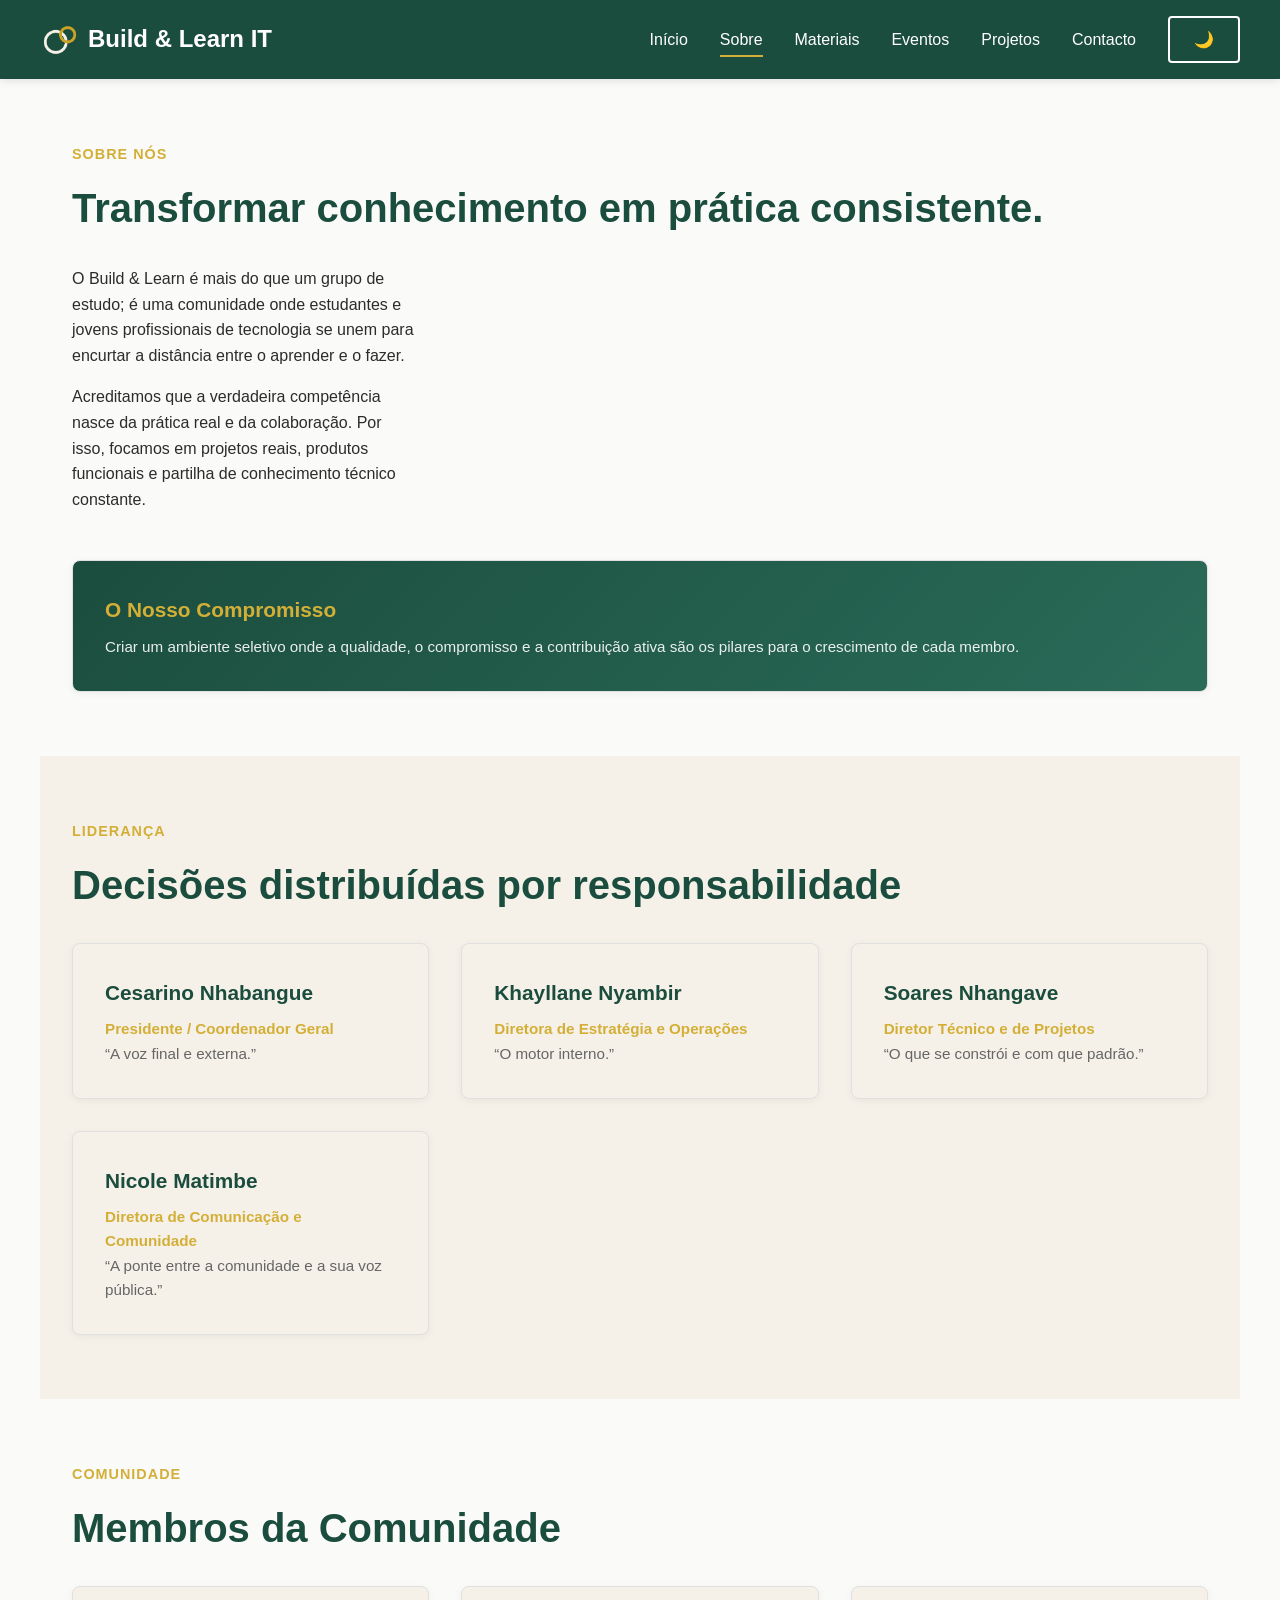
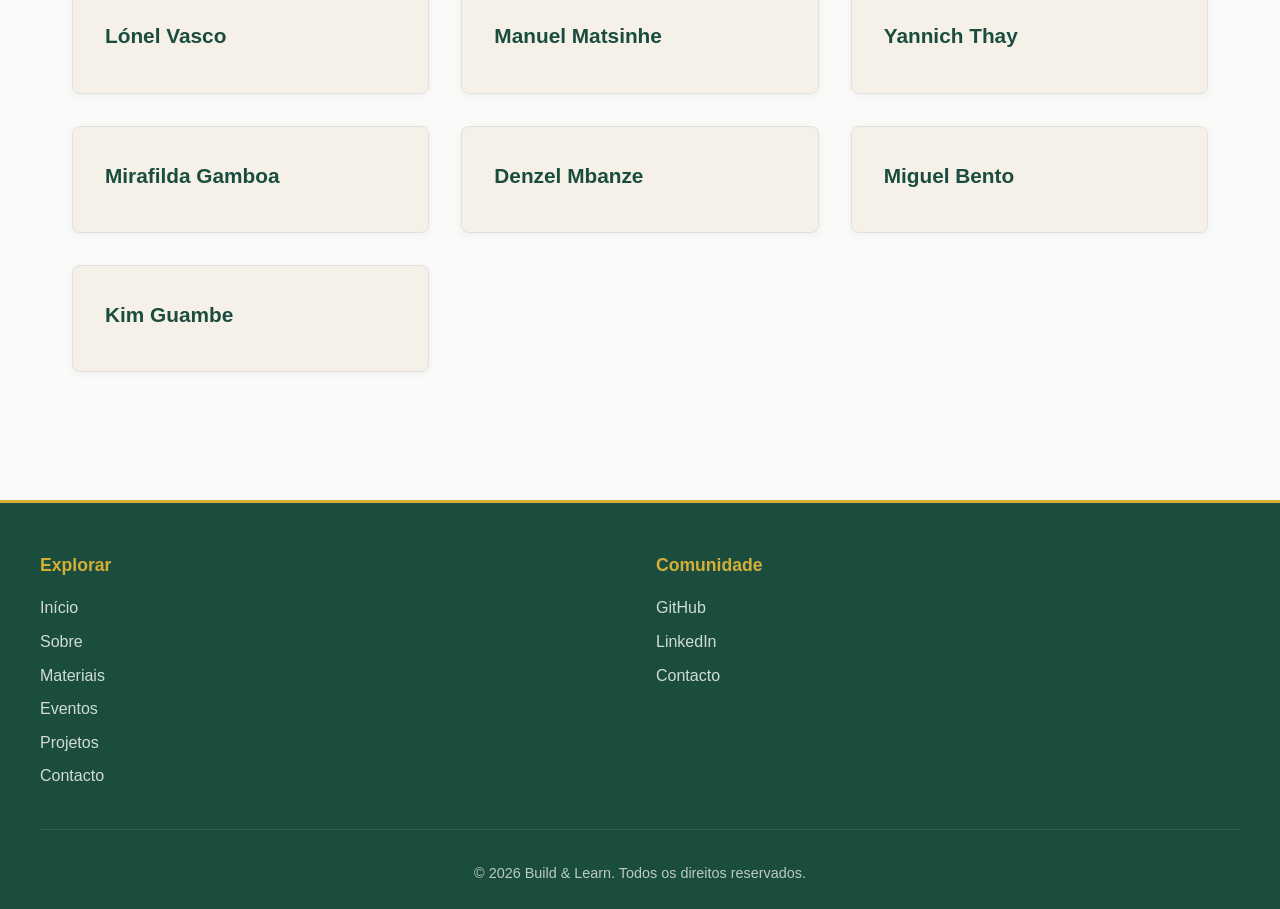
<file: sobre.html>
<!DOCTYPE html>
<html lang="pt-PT">
<head>
  <meta charset="UTF-8">
  <meta name="viewport" content="width=device-width, initial-scale=1.0">
  <meta name="description" content="Sobre o Build & Learn - Nossa História e Equipa">
  <title>Sobre - Build & Learn IT</title>
  <link rel="stylesheet" href="estilo-portal.css">
  <link rel="icon" type="image/png" href="logo/logoreverso.png">
</head>
<body>
  <!-- HEADER -->
  <header>
    <div class="header-container">
      <a href="index.html" class="logo">
        <img src="logo/logoreverso.png" alt="Build & Learn Logo">
        <span>Build & Learn IT</span>
      </a>
      
      <button class="menu-toggle" aria-label="Abrir menu" aria-expanded="false">☰</button>
      
      <nav>
        <a href="index.html">Início</a>
        <a href="sobre.html" class="ativo">Sobre</a>
        <a href="Materiais.html">Materiais</a>
        <a href="Eventos.html">Eventos</a>
        <a href="Projectos.html">Projetos</a>
        <a href="Contacto.html">Contacto</a>
        <button id="botao-tema" class="btn btn-secundario" aria-label="Alternar tema">🌙</button>
      </nav>
    </div>
  </header>

  <!-- SOBRE SECTION -->
  <section id="sobre">
    <div class="section-titulo">Sobre Nós</div>
    <h2 class="section-heading">Transformar conhecimento em prática consistente.</h2>
    
    <div style="display: grid; grid-template-columns: repeat(auto-fit, minmax(300px, 1fr)); gap: 3rem; align-items: center;">
      <div>
        <p>O Build & Learn é mais do que um grupo de estudo; é uma comunidade onde estudantes e jovens profissionais de tecnologia se unem para encurtar a distância entre o aprender e o fazer.</p>
        <p style="margin-top: 1rem;">Acreditamos que a verdadeira competência nasce da prática real e da colaboração. Por isso, focamos em projetos reais, produtos funcionais e partilha de conhecimento técnico constante.</p>
      </div>
      <div class="card card-destaque">
        <div class="card-titulo">O Nosso Compromisso</div>
        <p class="card-descricao">Criar um ambiente seletivo onde a qualidade, o compromisso e a contribuição ativa são os pilares para o crescimento de cada membro.</p>
      </div>
    </div>
  </section>

  <!-- EQUIPA SECTION -->
  <section id="equipa" class="section-destaque">
    <div class="section-titulo">Liderança</div>
    <h2 class="section-heading">Decisões distribuídas por responsabilidade</h2>
    
    <div class="cards-grid">
      <div class="card">
        <div class="card-titulo">Cesarino Nhabangue</div>
        <p class="card-descricao" style="font-weight: 600; color: #D4AF37;">Presidente / Coordenador Geral</p>
        <p class="card-descricao">“A voz final e externa.”</p>
      </div>
      
      <div class="card">
        <div class="card-titulo">Khayllane Nyambir</div>
        <p class="card-descricao" style="font-weight: 600; color: #D4AF37;">Diretora de Estratégia e Operações</p>
        <p class="card-descricao">“O motor interno.”</p>
      </div>
      
      <div class="card">
        <div class="card-titulo">Soares Nhangave</div>
        <p class="card-descricao" style="font-weight: 600; color: #D4AF37;">Diretor Técnico e de Projetos</p>
        <p class="card-descricao">“O que se constrói e com que padrão.”</p>
      </div>
      
      <div class="card">
        <div class="card-titulo">Nicole Matimbe</div>
        <p class="card-descricao" style="font-weight: 600; color: #D4AF37;">Diretora de Comunicação e Comunidade</p>
        <p class="card-descricao">“A ponte entre a comunidade e a sua voz pública.”</p>
      </div>
    </div>
  </section>

  <section id="membros-comunidade">
    <div class="section-titulo">Comunidade</div>
    <h2 class="section-heading">Membros da Comunidade</h2>
    <div class="cards-grid">
      <div class="card"><div class="card-titulo">Lónel Vasco</div></div>
      <div class="card"><div class="card-titulo">Manuel Matsinhe</div></div>
      <div class="card"><div class="card-titulo">Yannich Thay</div></div>
      <div class="card"><div class="card-titulo">Mirafilda Gamboa</div></div>
      <div class="card"><div class="card-titulo">Denzel Mbanze</div></div>
      <div class="card"><div class="card-titulo">Miguel Bento</div></div>
      <div class="card"><div class="card-titulo">Kim Guambe</div></div>
    </div>
  </section>

  <!-- FOOTER -->
  <footer>
    <div class="footer-container">
      <div class="footer-content">
        <div class="footer-secao">
          <h3>Explorar</h3>
          <a href="index.html">Início</a>
          <a href="sobre.html">Sobre</a>
          <a href="Materiais.html">Materiais</a>
          <a href="Eventos.html">Eventos</a>
          <a href="Projectos.html">Projetos</a>
          <a href="Contacto.html">Contacto</a>
        </div>
        
        <div class="footer-secao">
          <h3>Comunidade</h3>
          <a href="https://github.com/Build-Learn-TI" target="_blank" rel="noopener noreferrer">GitHub</a>
          <a href="https://www.linkedin.com/company/build-learn-it/" target="_blank" rel="noopener noreferrer">LinkedIn</a>
          <a href="Contacto.html">Contacto</a>
        </div>
      </div>
      
      <div class="footer-bottom">
        <div class="footer-copyright">© 2026 Build & Learn. Todos os direitos reservados.</div>
      </div>
    </div>
  </footer>

  <script src="script.js"></script>
</body>
</html>
</file>
<file: estilo-portal.css>
/* ============================================\
   PORTAL DO GRUPO DE TECNOLOGIAS DE INFORMAÇÃO
   Novo Design - Paleta Prestígio
   Verde-Petróleo (#1B4D3E), Dourado (#D4AF37), Marfim (#F5F1E8)
   ============================================ */

:root {
  /* Paleta Prestígio */
  --cor-primaria: #1B4D3E;      /* Verde-Petróleo */
  --cor-secundaria: #D4AF37;    /* Dourado */
  --cor-neutro: #F5F1E8;        /* Marfim */
  --cor-texto-escuro: #2C2C2C;
  --cor-texto-claro: #FFFFFF;
  --cor-fundo-claro: #FAFAF8;
  --cor-fundo-escuro: #1A1A1A;
  --cor-borda: #E0E0E0;
  --cor-sucesso: #4CAF50;
  --cor-erro: #F44336;
  --cor-aviso: #FF9800;
  
  /* Dark Mode */
  --dark-primaria: #2A6B58;
  --dark-secundaria: #E8C547;
  --dark-neutro: #2C2C2C;
  --dark-texto: #E8E8E8;
}

/* Dark Mode */
body.dark-mode {
  --cor-primaria: var(--dark-primaria);
  --cor-secundaria: var(--dark-secundaria);
  --cor-neutro: var(--dark-neutro);
  --cor-texto-claro: var(--dark-texto);
  --cor-fundo-claro: #1A1A1A;
  --cor-borda: #404040;
}

/* ============================================
   RESET E ESTILOS GLOBAIS
   ============================================ */

* {
  margin: 0;
  padding: 0;
  box-sizing: border-box;
}

html {
  scroll-behavior: smooth;
}

body {
  font-family: 'Segoe UI', Tahoma, Geneva, Verdana, sans-serif;
  color: var(--cor-texto-escuro);
  background-color: var(--cor-fundo-claro);
  line-height: 1.6;
  transition: background-color 0.3s ease, color 0.3s ease;
}

/* ============================================
   HEADER E NAVEGAÇÃO
   ============================================ */

header {
  background-color: var(--cor-primaria);
  color: var(--cor-texto-claro);
  padding: 1rem 2rem;
  position: sticky;
  top: 0;
  z-index: 100;
  box-shadow: 0 2px 8px rgba(0, 0, 0, 0.1);
}

.header-container {
  display: flex;
  justify-content: space-between;
  align-items: center;
  max-width: 1200px;
  margin: 0 auto;
}

.logo {
  font-size: 1.5rem;
  font-weight: bold;
  color: var(--cor-texto-claro);
  text-decoration: none;
  display: flex;
  align-items: center;
  gap: 0.5rem;
}

.logo img {
  height: 40px;
  width: auto;
}

nav {
  display: flex;
  gap: 2rem;
  align-items: center;
}

nav a {
  color: var(--cor-texto-claro);
  text-decoration: none;
  font-weight: 500;
  transition: color 0.3s ease;
  position: relative;
}

nav a:hover {
  color: var(--cor-secundaria);
}

nav a.ativo::after {
  content: '';
  position: absolute;
  bottom: -5px;
  left: 0;
  width: 100%;
  height: 2px;
  background-color: var(--cor-secundaria);
}

/* Menu Hambúrguer */
.menu-toggle {
  display: none;
  background: none;
  border: none;
  color: var(--cor-texto-claro);
  font-size: 1.5rem;
  cursor: pointer;
}

/* ============================================
   HERO SECTION
   ============================================ */

.hero {
  background: linear-gradient(135deg, var(--cor-primaria) 0%, #2A6B58 100%);
  color: var(--cor-texto-claro);
  padding: 6rem 2rem;
  text-align: center;
  position: relative;
  overflow: hidden;
}

.hero::before {
  content: '';
  position: absolute;
  top: -50%;
  right: -10%;
  width: 500px;
  height: 500px;
  background: rgba(212, 175, 55, 0.1);
  border-radius: 50%;
  z-index: 0;
}

.hero-content {
  position: relative;
  z-index: 1;
  max-width: 800px;
  margin: 0 auto;
}

.hero h1 {
  font-size: 3.5rem;
  font-weight: 700;
  margin-bottom: 1rem;
  line-height: 1.2;
}

.hero p {
  font-size: 1.2rem;
  margin-bottom: 2rem;
  opacity: 0.95;
}

.hero-buttons {
  display: flex;
  gap: 1rem;
  justify-content: center;
  flex-wrap: wrap;
}

.btn {
  padding: 0.75rem 1.5rem;
  border: none;
  border-radius: 4px;
  font-size: 1rem;
  font-weight: 600;
  cursor: pointer;
  transition: all 0.3s ease;
  text-decoration: none;
  display: inline-block;
}

.btn-primario {
  background-color: var(--cor-secundaria);
  color: var(--cor-primaria);
}

.btn-primario:hover {
  background-color: #E8C547;
  transform: translateY(-2px);
  box-shadow: 0 4px 12px rgba(212, 175, 55, 0.3);
}

.btn-secundario {
  background-color: transparent;
  color: var(--cor-texto-claro);
  border: 2px solid var(--cor-texto-claro);
}

.btn-secundario:hover {
  background-color: rgba(255, 255, 255, 0.1);
  border-color: var(--cor-secundaria);
  color: var(--cor-secundaria);
}

/* ============================================
   SEÇÕES PRINCIPAIS
   ============================================ */

section {
  padding: 4rem 2rem;
  max-width: 1200px;
  margin: 0 auto;
}

/* Superfície de destaque para secções com cartões. */
.section-destaque {
  background-color: var(--cor-neutro);
}

.section-introducao {
  margin-bottom: 2rem;
  text-align: center;
  color: #666;
}

.section-titulo {
  font-size: 0.9rem;
  font-weight: 700;
  color: var(--cor-secundaria);
  text-transform: uppercase;
  letter-spacing: 1px;
  margin-bottom: 1rem;
}

.section-heading {
  font-size: 2.5rem;
  font-weight: 700;
  color: var(--cor-primaria);
  margin-bottom: 2rem;
  line-height: 1.3;
}

/* ============================================
   CARTÕES E COMPONENTES
   ============================================ */

.card {
  background-color: var(--cor-neutro);
  border: 1px solid var(--cor-borda);
  border-radius: 8px;
  padding: 2rem;
  transition: all 0.3s ease;
  box-shadow: 0 2px 8px rgba(0, 0, 0, 0.05);
}

.card:hover {
  transform: translateY(-4px);
  box-shadow: 0 8px 16px rgba(27, 77, 62, 0.15);
  border-color: var(--cor-secundaria);
}

.card-numero {
  font-size: 2rem;
  font-weight: 700;
  color: var(--cor-secundaria);
  margin-bottom: 0.5rem;
}

.card-titulo {
  font-size: 1.3rem;
  font-weight: 600;
  color: var(--cor-primaria);
  margin-bottom: 0.5rem;
}

.card-descricao {
  color: #666;
  font-size: 0.95rem;
  line-height: 1.6;
}

/* Card Destaque */
.card-destaque {
  background: linear-gradient(135deg, var(--cor-primaria) 0%, #2A6B58 100%);
  color: var(--cor-texto-claro);
  grid-column: 1 / -1;
}

.card-destaque .card-titulo,
.card-destaque .card-numero {
  color: var(--cor-secundaria);
}

.card-destaque .card-descricao {
  color: rgba(255, 255, 255, 0.9);
}

/* ============================================
   GRID DE CARTÕES
   ============================================ */

.cards-grid {
  display: grid;
  grid-template-columns: repeat(auto-fit, minmax(300px, 1fr));
  gap: 2rem;
  margin-top: 2rem;
}

/* ============================================
   FILTROS
   ============================================ */

.filtros {
  display: flex;
  gap: 1rem;
  flex-wrap: wrap;
  margin-bottom: 2rem;
  justify-content: center;
}

.filtro-btn {
  padding: 0.5rem 1.2rem;
  border: 2px solid var(--cor-primaria);
  background-color: transparent;
  color: var(--cor-primaria);
  border-radius: 20px;
  cursor: pointer;
  font-weight: 600;
  transition: all 0.3s ease;
}

.filtro-btn:hover,
.filtro-btn.ativo {
  background-color: var(--cor-primaria);
  color: var(--cor-texto-claro);
}

/* ============================================
   FORMULÁRIO
   ============================================ */

.formulario {
  background-color: var(--cor-neutro);
  padding: 2rem;
  border-radius: 8px;
  max-width: 600px;
  margin: 2rem auto;
  border: 1px solid var(--cor-borda);
}

.form-grupo {
  margin-bottom: 1.5rem;
}

label {
  display: block;
  margin-bottom: 0.5rem;
  font-weight: 600;
  color: var(--cor-primaria);
}

input,
textarea {
  width: 100%;
  padding: 0.75rem;
  border: 1px solid var(--cor-borda);
  border-radius: 4px;
  font-family: inherit;
  font-size: 1rem;
  transition: border-color 0.3s ease;
}

input:focus,
textarea:focus {
  outline: none;
  border-color: var(--cor-primaria);
  box-shadow: 0 0 0 3px rgba(27, 77, 62, 0.1);
}

input.valido {
  border-color: var(--cor-sucesso);
}

input.invalido {
  border-color: var(--cor-erro);
}

.mensagem-erro {
  color: var(--cor-erro);
  font-size: 0.85rem;
  margin-top: 0.25rem;
  display: none;
}

.mensagem-erro.visivel {
  display: block;
}

.mensagem-sucesso {
  background-color: rgba(76, 175, 80, 0.1);
  color: var(--cor-sucesso);
  padding: 1rem;
  border-radius: 4px;
  margin-top: 1rem;
  display: none;
}

.mensagem-sucesso.visivel {
  display: block;
}

/* Honeypot */
.honeypot {
  display: none;
}

/* ============================================
   FOOTER
   ============================================ */

footer {
  background-color: var(--cor-primaria);
  color: var(--cor-texto-claro);
  padding: 3rem 2rem 1rem;
  margin-top: 4rem;
  border-top: 3px solid var(--cor-secundaria);
}

.footer-container {
  max-width: 1200px;
  margin: 0 auto;
}

.footer-content {
  display: grid;
  grid-template-columns: repeat(auto-fit, minmax(250px, 1fr));
  gap: 2rem;
  margin-bottom: 2rem;
}

.footer-secao h3 {
  color: var(--cor-secundaria);
  margin-bottom: 1rem;
  font-size: 1.1rem;
}

.footer-secao a {
  color: rgba(255, 255, 255, 0.8);
  text-decoration: none;
  display: block;
  margin-bottom: 0.5rem;
  transition: color 0.3s ease;
}

.footer-secao a:hover {
  color: var(--cor-secundaria);
}

.footer-bottom {
  border-top: 1px solid rgba(255, 255, 255, 0.1);
  padding-top: 2rem;
  text-align: center;
  color: rgba(255, 255, 255, 0.7);
}

.footer-copyright {
  font-size: 0.9rem;
  margin-bottom: 0.5rem;
}

/* ============================================
   TEMA ESCURO (DARK MODE)
   ============================================ */

body.dark-mode {
  background-color: var(--cor-fundo-escuro);
  color: var(--cor-texto-claro);
}

body.dark-mode .card {
  background-color: #2A2A2A;
  border-color: #404040;
}

body.dark-mode .formulario {
  background-color: #2A2A2A;
  border-color: #404040;
}

body.dark-mode input,
body.dark-mode textarea {
  background-color: #3A3A3A;
  color: var(--cor-texto-claro);
  border-color: #404040;
}

body.dark-mode .section-heading {
  color: var(--cor-texto-claro);
}

body.dark-mode .section-destaque {
  background-color: var(--cor-fundo-escuro);
}

body.dark-mode .section-introducao {
  color: rgba(255, 255, 255, 0.75);
}

body.dark-mode .card-titulo {
  color: var(--cor-texto-claro);
}

body.dark-mode .card-descricao {
  color: rgba(255, 255, 255, 0.7);
}

body.dark-mode label {
  color: var(--cor-texto-claro);
}

/* ============================================
   RESPONSIVIDADE
   ============================================ */

@media (max-width: 900px) {
  .menu-toggle {
    display: block;
  }

  nav {
    position: absolute;
    top: 70px;
    left: 0;
    right: 0;
    background-color: var(--cor-primaria);
    flex-direction: column;
    gap: 0;
    padding: 1rem;
    display: none;
    z-index: 99;
  }

  nav.ativo {
    display: flex;
  }

  nav a {
    padding: 0.75rem 0;
    border-bottom: 1px solid rgba(255, 255, 255, 0.1);
  }

  .hero h1 {
    font-size: 2.5rem;
  }

  .hero p {
    font-size: 1rem;
  }

  .section-heading {
    font-size: 2rem;
  }

  .cards-grid {
    grid-template-columns: 1fr;
  }

  .filtros {
    justify-content: flex-start;
  }
}

@media (max-width: 600px) {
  .hero {
    padding: 3rem 1rem;
  }

  .hero h1 {
    font-size: 2rem;
  }

  .hero-buttons {
    flex-direction: column;
  }

  .btn {
    width: 100%;
    text-align: center;
  }

  section {
    padding: 2rem 1rem;
  }

  .section-heading {
    font-size: 1.5rem;
  }

  .card {
    padding: 1.5rem;
  }

  .formulario {
    padding: 1.5rem;
  }

  .footer-content {
    grid-template-columns: 1fr;
  }
}

/* ============================================
   ACESSIBILIDADE
   ============================================ */

@media (prefers-reduced-motion: reduce) {
  * {
    animation: none !important;
    transition: none !important;
  }
}

/* Contraste melhorado para acessibilidade */
.hero h1,
.hero p {
  text-shadow: 0 2px 4px rgba(0, 0, 0, 0.2);
}

/* Focus visível para navegação por teclado */
a:focus,
button:focus {
  outline: 2px solid var(--cor-secundaria);
  outline-offset: 2px;
}

/* ============================================
   UTILITÁRIOS
   ============================================ */

.container {
  max-width: 1200px;
  margin: 0 auto;
  padding: 0 2rem;
}

.texto-centro {
  text-align: center;
}

.mt-1 { margin-top: 1rem; }
.mt-2 { margin-top: 2rem; }
.mt-3 { margin-top: 3rem; }

.mb-1 { margin-bottom: 1rem; }
.mb-2 { margin-bottom: 2rem; }
.mb-3 { margin-bottom: 3rem; }

.oculto {
  display: none !important;
}

.visivel {
  display: block !important;
}
</file>
